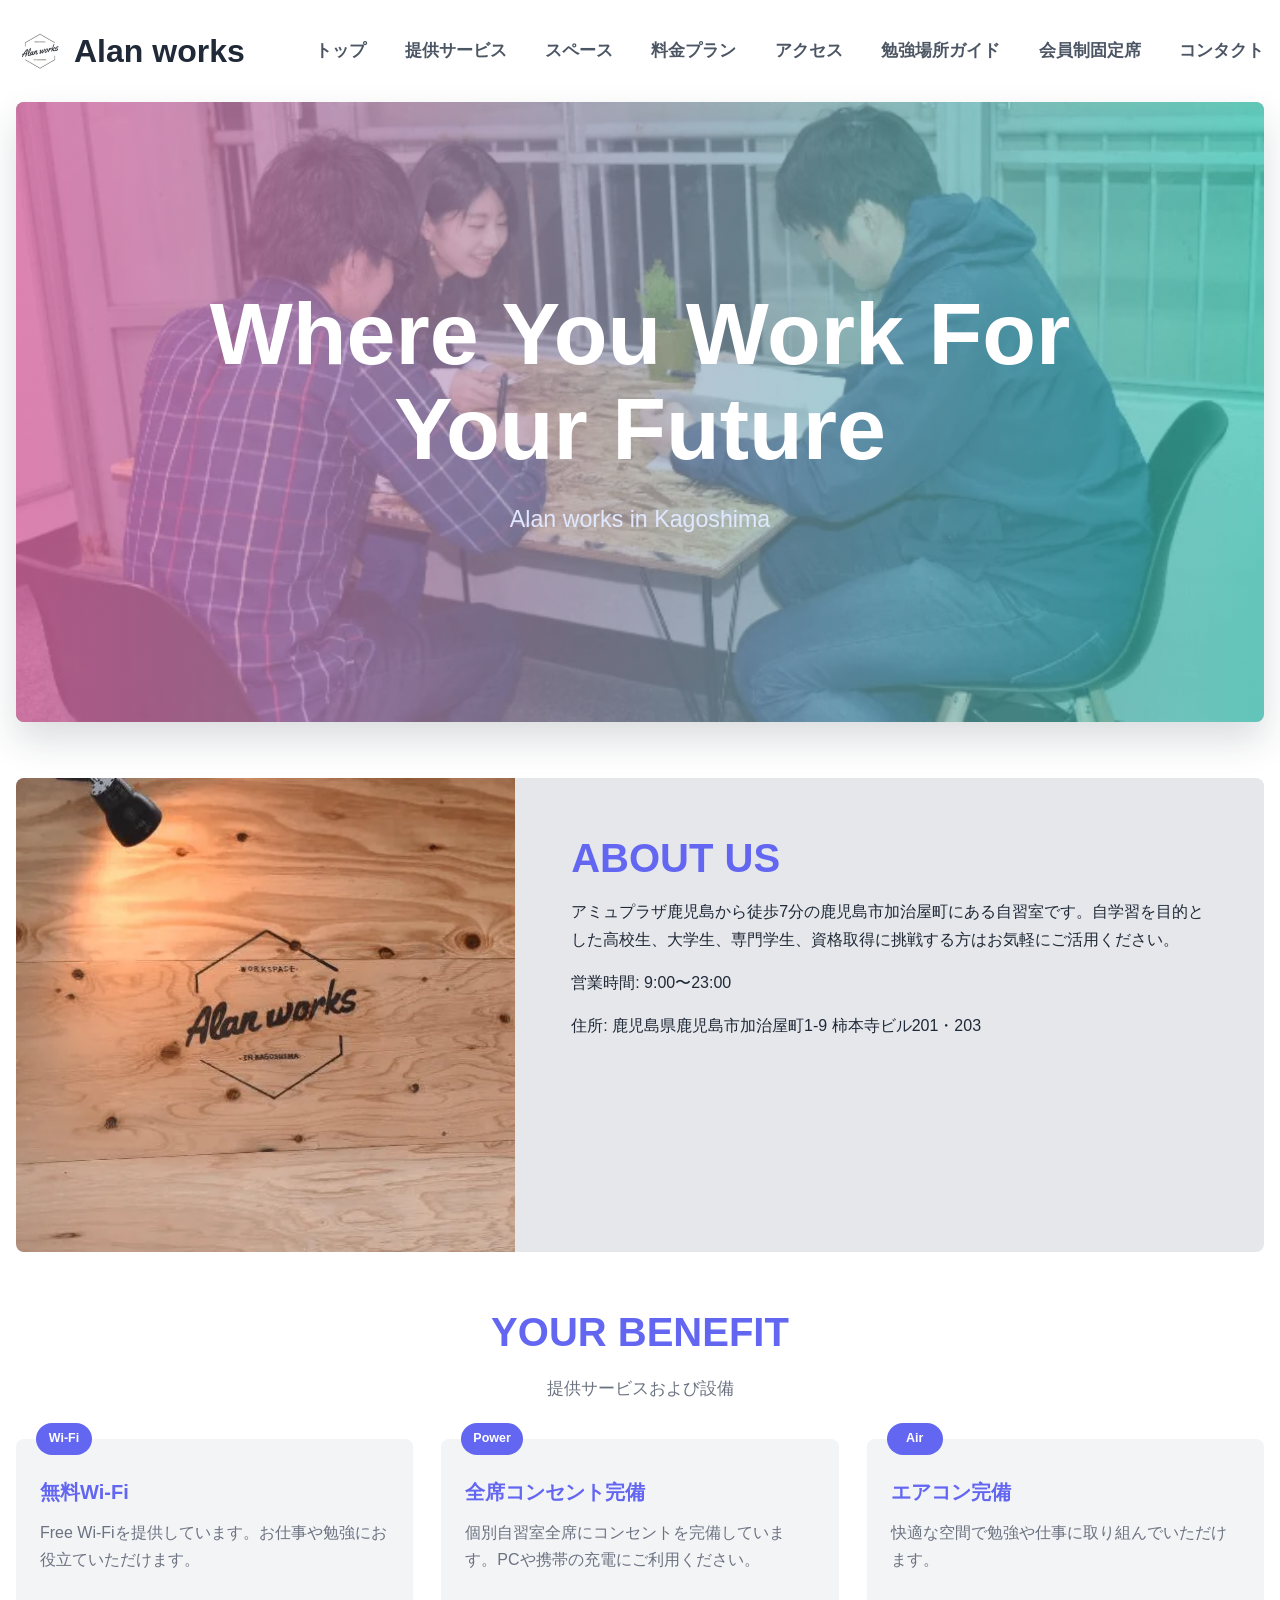
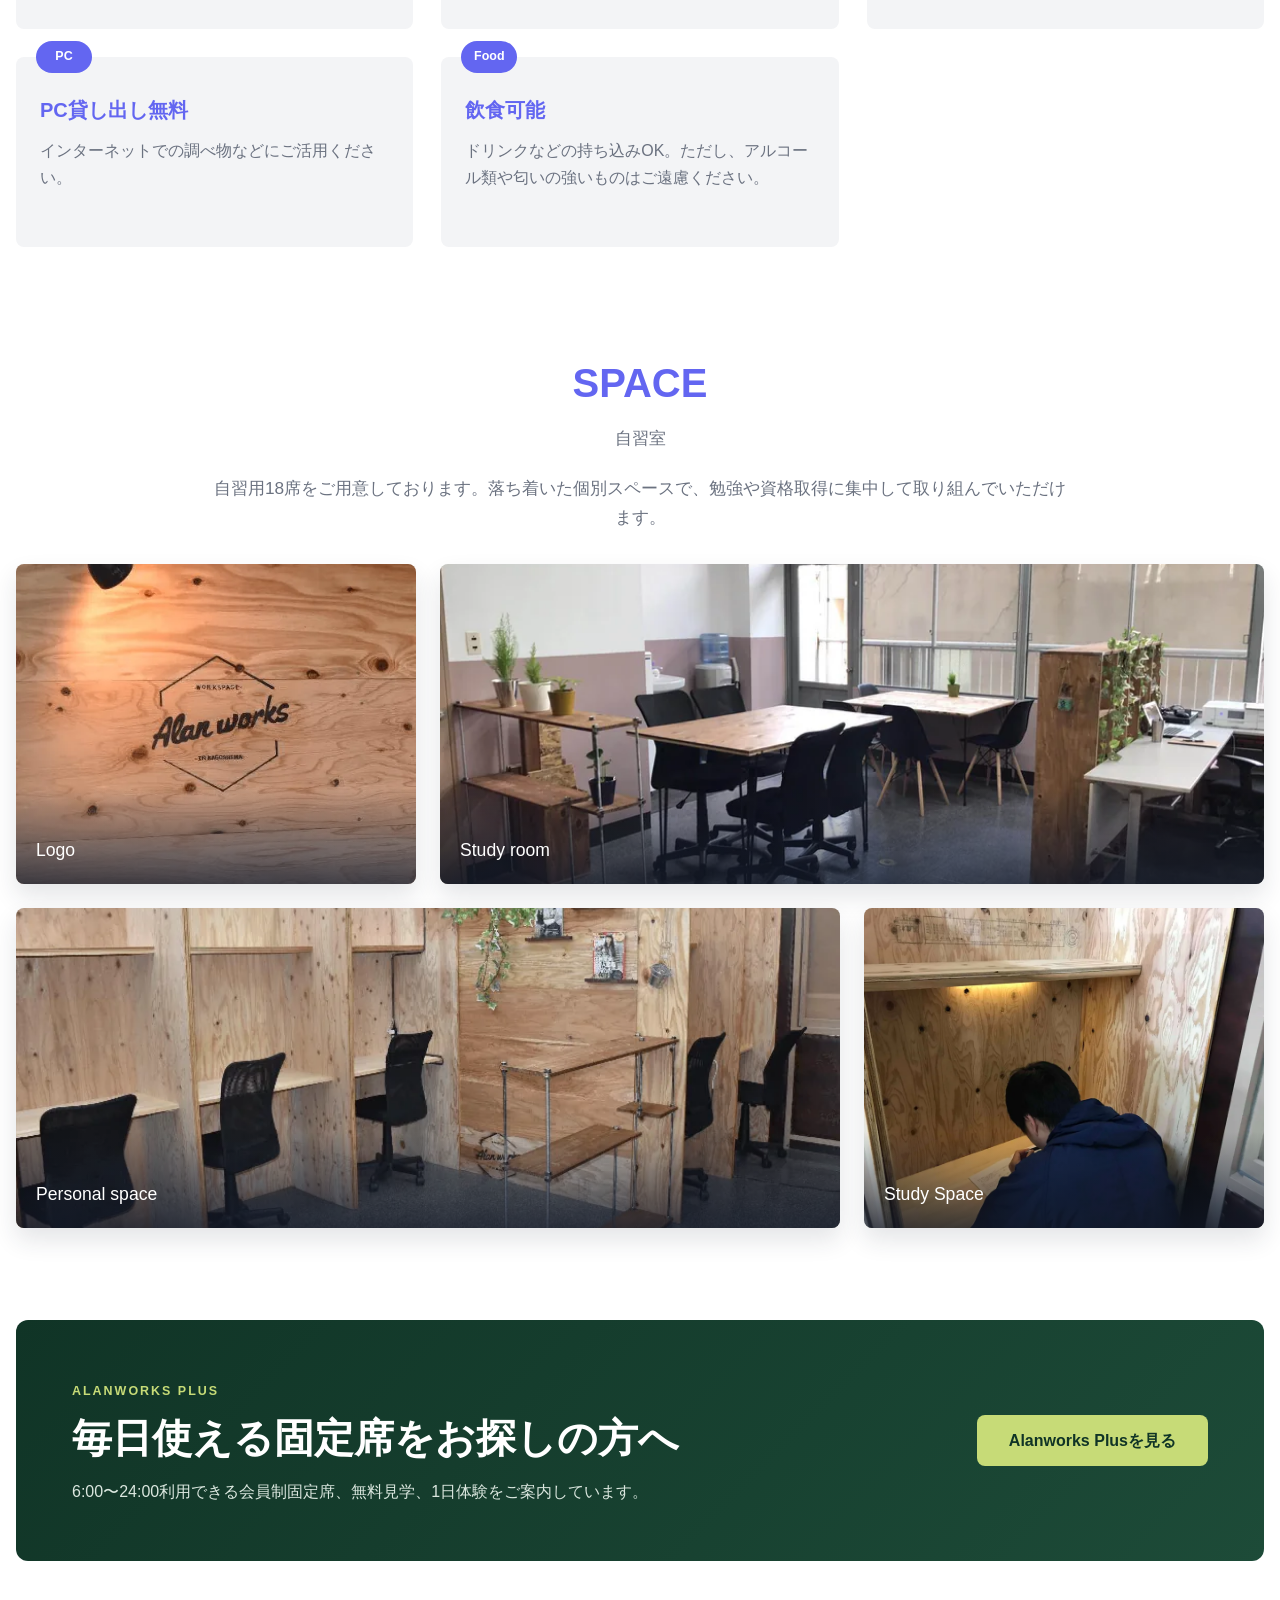
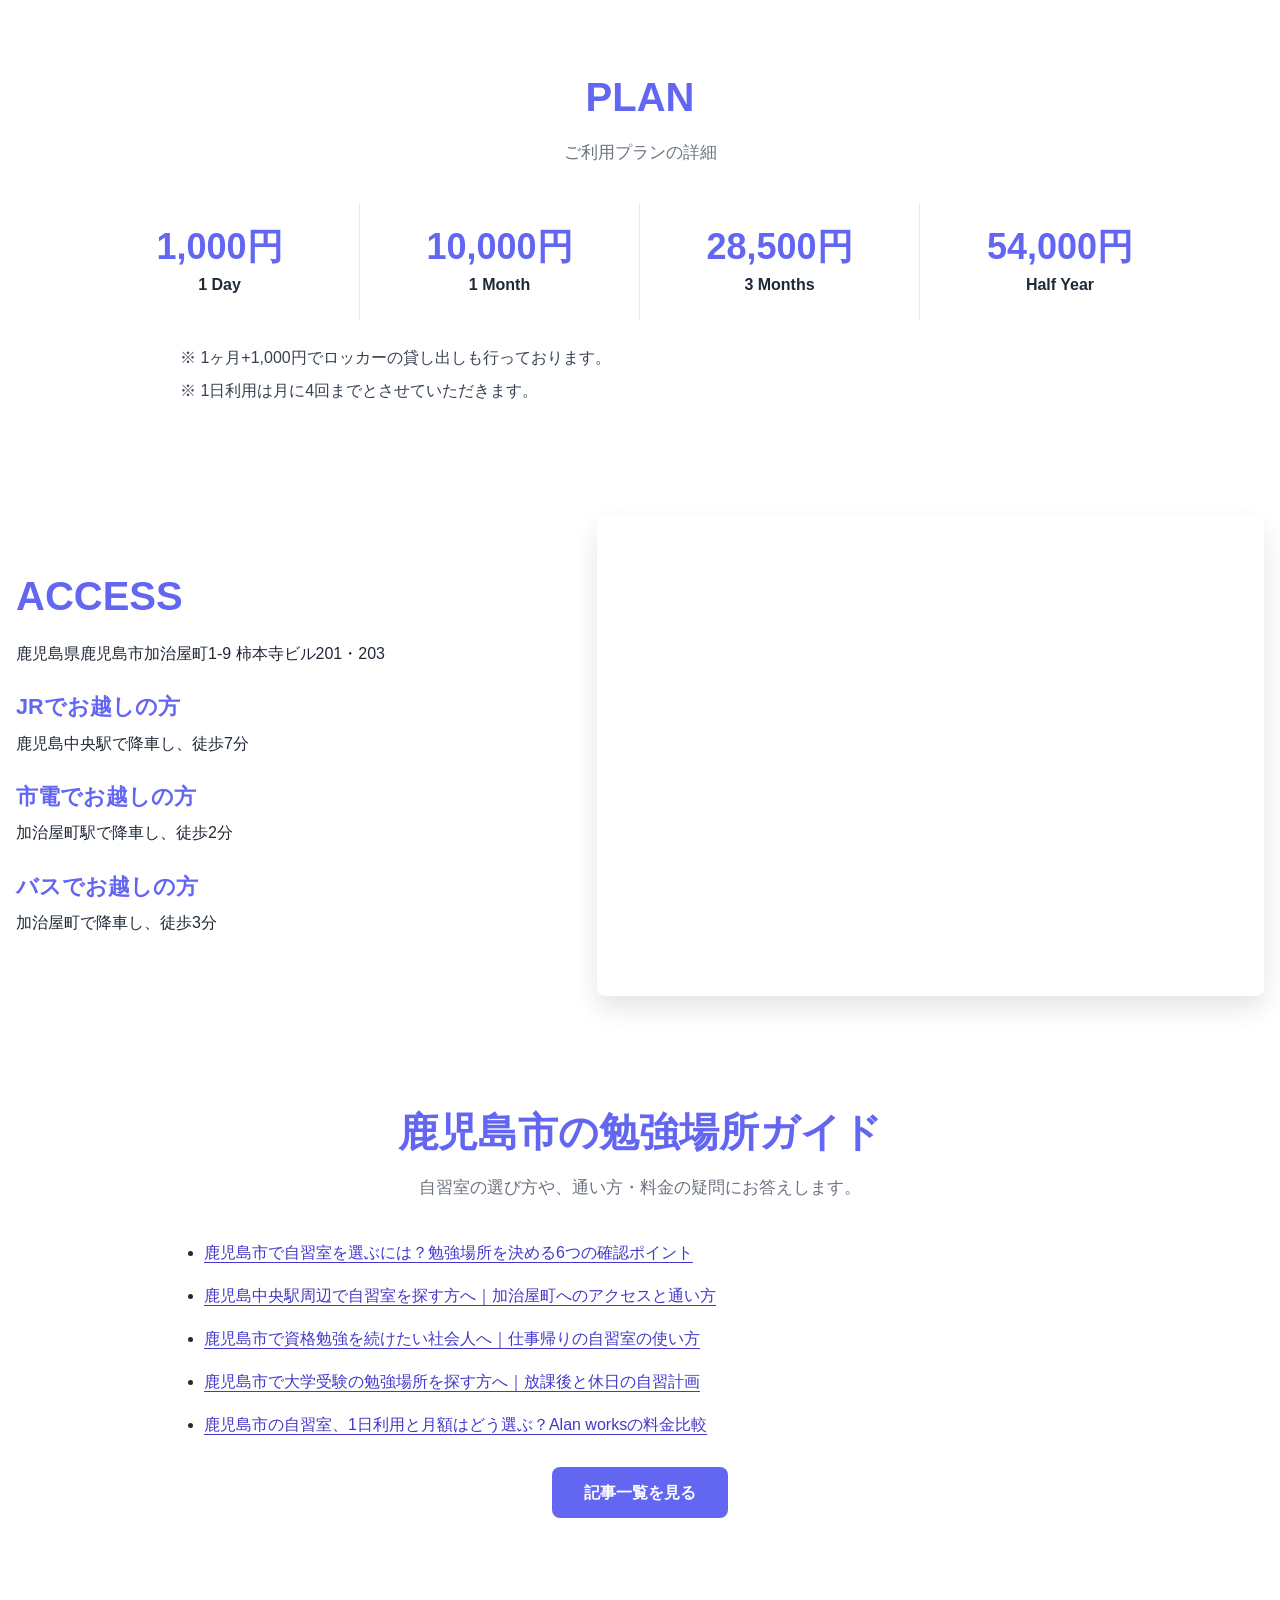
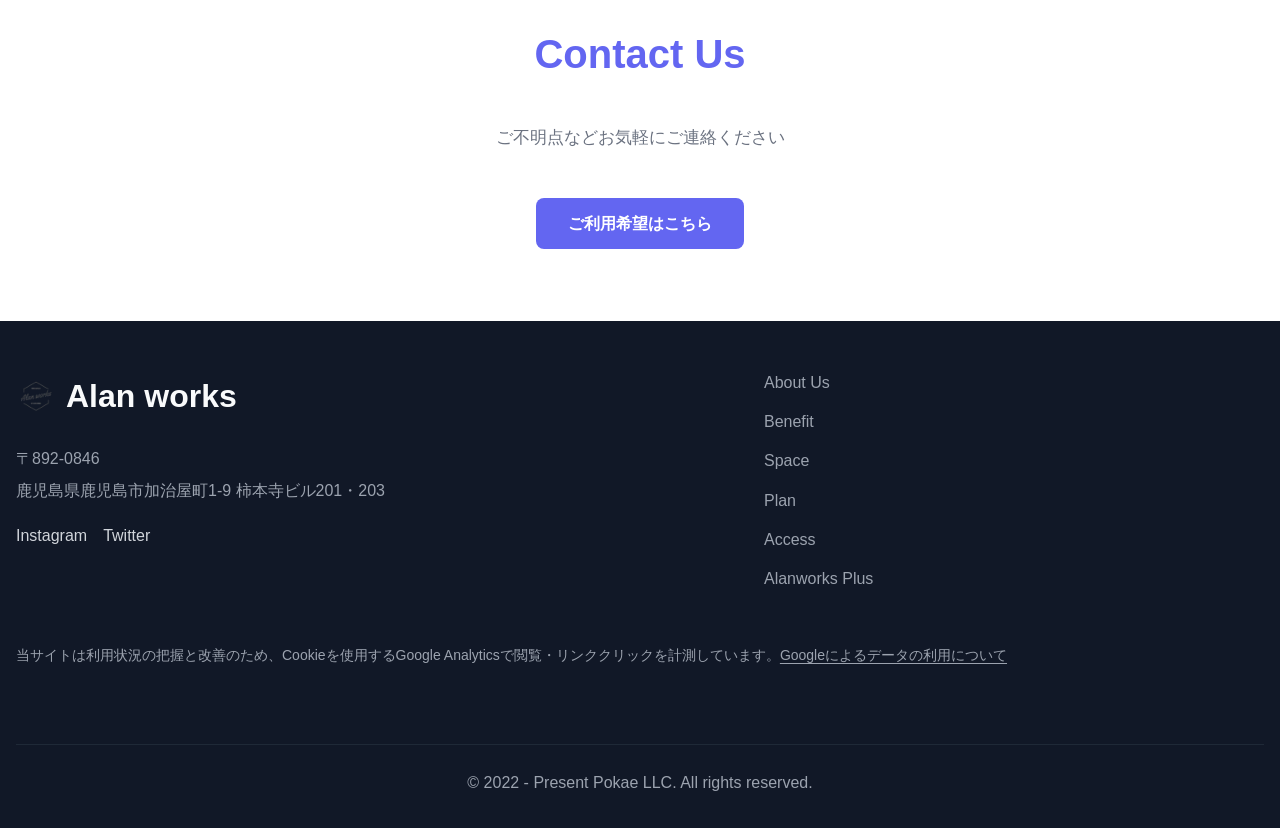
<file: index.html>
<!doctype html>
<html lang="ja">
  <head>
    <meta charset="utf-8" />
    <meta name="google-site-verification" content="XVuiCbcQ1tQSIufUS1kB5dXZgIPLScKrOdIlAeIvMlQ" />
    <meta name="viewport" content="width=device-width, initial-scale=1" />
    <title>Alan works | 鹿児島市加治屋町にある自習室</title>
    <meta
      name="description"
      content="アミュプラザ鹿児島から徒歩7分の鹿児島市加治屋町にある自習室です。自学習を目的とした学生の方、資格取得に挑戦する方はお気軽にご活用ください。"
    />
    <meta property="og:title" content="Alan works | 鹿児島市加治屋町にある自習室" />
    <meta
      property="og:description"
      content="鹿児島市加治屋町にある自習室。無料Wi-Fi、全席コンセント、PC貸し出しなどを備えています。"
    />
    <meta property="og:type" content="website" />
    <meta property="og:url" content="https://alan-works.net/" />
    <meta property="og:site_name" content="Alan works" />
    <meta property="og:locale" content="ja_JP" />
    <meta property="og:image" content="https://alan-works.net/assets/kagoshima-study-top-1600.webp" />
    <meta property="og:image:width" content="1600" />
    <meta property="og:image:height" content="694" />
    <meta name="twitter:card" content="summary_large_image" />
    <link rel="canonical" href="https://alan-works.net/" />
    <link rel="icon" href="assets/logo.png" />
    <link rel="stylesheet" href="styles.css" />
    <script type="application/ld+json">
      {
        "@context": "https://schema.org",
        "@type": "LocalBusiness",
        "name": "Alan works",
        "url": "https://alan-works.net/",
        "image": "https://alan-works.net/assets/kagoshima-study-top-1600.webp",
        "address": {
          "@type": "PostalAddress",
          "postalCode": "892-0846",
          "addressRegion": "鹿児島県",
          "addressLocality": "鹿児島市",
          "streetAddress": "加治屋町1-9 柿本寺ビル201・203",
          "addressCountry": "JP"
        },
        "openingHours": "Mo-Su 09:00-23:00",
        "sameAs": [
          "https://www.instagram.com/alan_works01",
          "https://twitter.com/workspace_alan",
          "https://plus.alan-works.net/"
        ]
      }
    </script>
  </head>
  <body>
    <header class="site-header">
      <a class="brand" href="#top" aria-label="Alan works トップ">
        <picture><source srcset="assets/logo-96.webp" type="image/webp" /><img src="assets/logo.png" alt="" width="500" height="500" /></picture>
        <span>Alan works</span>
      </a>
      <nav class="nav" aria-label="メインメニュー">
        <a href="#top">トップ</a>
        <a href="#benefit">提供サービス</a>
        <a href="#space">スペース</a>
        <a href="#plan">料金プラン</a>
        <a href="#access">アクセス</a>
        <a href="/articles/">勉強場所ガイド</a>
        <a href="https://plus.alan-works.net/" data-analytics-event="plus_click" data-analytics-destination="header">会員制固定席</a>
        <a href="https://line.me/R/ti/p/@853xtldq?oat__id=674255" data-analytics-event="line_click" data-analytics-destination="header">コンタクト</a>
      </nav>
    </header>

    <main id="top">
      <section class="hero" aria-label="Alan works">
        <picture>
          <source srcset="assets/kagoshima-study-top-800.webp 800w, assets/kagoshima-study-top-1600.webp 1600w" sizes="(max-width: 900px) calc(100vw - 32px), 1536px" type="image/webp" />
          <img src="assets/kagoshima-study-top.png" alt="Alan worksの自習スペース" width="1620" height="703" fetchpriority="high" decoding="async" />
        </picture>
        <div class="hero__overlay"></div>
        <div class="hero__content">
          <h1>Where You Work For Your Future</h1>
          <p>Alan works in Kagoshima</p>
        </div>
      </section>

      <section class="section about" id="about">
        <div class="about__image">
          <picture><source srcset="assets/kagoshima-logo-250.webp 250w, assets/kagoshima-logo-500.webp 500w" sizes="(max-width: 760px) 70vw, 40vw" type="image/webp" /><img src="assets/kagoshima-logo.png" alt="Alan works ロゴ" width="494" height="469" loading="lazy" decoding="async" /></picture>
        </div>
        <div class="about__text">
          <h2>ABOUT US</h2>
          <p>
            アミュプラザ鹿児島から徒歩7分の鹿児島市加治屋町にある自習室です。自学習を目的とした高校生、大学生、専門学生、資格取得に挑戦する方はお気軽にご活用ください。
          </p>
          <p>営業時間: 9:00〜23:00</p>
          <p>住所: 鹿児島県鹿児島市加治屋町1-9 柿本寺ビル201・203</p>
        </div>
      </section>

      <section class="section" id="benefit">
        <div class="section-heading">
          <h2>YOUR BENEFIT</h2>
          <p>提供サービスおよび設備</p>
        </div>
        <div class="benefit-grid">
          <article>
            <span>Wi-Fi</span>
            <h3>無料Wi-Fi</h3>
            <p>Free Wi-Fiを提供しています。お仕事や勉強にお役立ていただけます。</p>
          </article>
          <article>
            <span>Power</span>
            <h3>全席コンセント完備</h3>
            <p>個別自習室全席にコンセントを完備しています。PCや携帯の充電にご利用ください。</p>
          </article>
          <article>
            <span>Air</span>
            <h3>エアコン完備</h3>
            <p>快適な空間で勉強や仕事に取り組んでいただけます。</p>
          </article>
          <article>
            <span>PC</span>
            <h3>PC貸し出し無料</h3>
            <p>インターネットでの調べ物などにご活用ください。</p>
          </article>
          <article>
            <span>Food</span>
            <h3>飲食可能</h3>
            <p>ドリンクなどの持ち込みOK。ただし、アルコール類や匂いの強いものはご遠慮ください。</p>
          </article>
        </div>
      </section>

      <section class="section" id="space">
        <div class="section-heading">
          <h2>SPACE</h2>
          <p>自習室</p>
        </div>
        <p class="lead">
          自習用18席をご用意しております。落ち着いた個別スペースで、勉強や資格取得に集中して取り組んでいただけます。
        </p>
        <div class="gallery">
          <figure>
            <picture><source srcset="assets/kagoshima-logo-250.webp 250w, assets/kagoshima-logo-500.webp 500w" sizes="(max-width: 760px) 100vw, 40vw" type="image/webp" /><img src="assets/kagoshima-logo.png" alt="Alan works Logo" width="494" height="469" loading="lazy" decoding="async" /></picture>
            <figcaption>Logo</figcaption>
          </figure>
          <figure class="wide">
            <picture><source srcset="assets/img1-800.webp 800w, assets/img1-1600.webp 1600w" sizes="(max-width: 760px) 100vw, 60vw" type="image/webp" /><img src="assets/img1.jpeg" alt="自習スペース" width="1920" height="1080" loading="lazy" decoding="async" /></picture>
            <figcaption>Study room</figcaption>
          </figure>
          <figure class="wide">
            <picture><source srcset="assets/desk-chair-kagoshima-800.webp 800w, assets/desk-chair-kagoshima-1600.webp 1600w" sizes="(max-width: 760px) 100vw, 60vw" type="image/webp" /><img src="assets/desk-chair-kagoshima.png" alt="自習用個室" width="1606" height="803" loading="lazy" decoding="async" /></picture>
            <figcaption>Personal space</figcaption>
          </figure>
          <figure>
            <picture><source srcset="assets/top3-480.webp 480w, assets/top3-960.webp 960w" sizes="(max-width: 760px) 100vw, 40vw" type="image/webp" /><img src="assets/top3.jpeg" alt="ワーキングスペース" width="4032" height="3024" loading="lazy" decoding="async" /></picture>
            <figcaption>Study Space</figcaption>
          </figure>
        </div>
      </section>

      <section class="section plus-cta" aria-labelledby="plus-title">
        <div>
          <span class="plus-cta__label">ALANWORKS PLUS</span>
          <h2 id="plus-title">毎日使える固定席をお探しの方へ</h2>
          <p>6:00〜24:00利用できる会員制固定席、無料見学、1日体験をご案内しています。</p>
        </div>
        <a class="button" href="https://plus.alan-works.net/" data-analytics-event="plus_click" data-analytics-destination="main">Alanworks Plusを見る</a>
      </section>

      <section class="section plan" id="plan">
        <div class="section-heading">
          <h2>PLAN</h2>
          <p>ご利用プランの詳細</p>
        </div>
        <div class="plan-grid">
          <div>
            <strong>1,000円</strong>
            <span>1 Day</span>
          </div>
          <div>
            <strong>10,000円</strong>
            <span>1 Month</span>
          </div>
          <div>
            <strong>28,500円</strong>
            <span>3 Months</span>
          </div>
          <div>
            <strong>54,000円</strong>
            <span>Half Year</span>
          </div>
        </div>
        <p class="note">※ 1ヶ月+1,000円でロッカーの貸し出しも行っております。</p>
        <p class="note">※ 1日利用は月に4回までとさせていただきます。</p>
      </section>

      <section class="section access" id="access">
        <div class="access__text">
          <h2>ACCESS</h2>
          <p>鹿児島県鹿児島市加治屋町1-9 柿本寺ビル201・203</p>
          <h3>JRでお越しの方</h3>
          <p>鹿児島中央駅で降車し、徒歩7分</p>
          <h3>市電でお越しの方</h3>
          <p>加治屋町駅で降車し、徒歩2分</p>
          <h3>バスでお越しの方</h3>
          <p>加治屋町で降車し、徒歩3分</p>
        </div>
        <iframe
          title="Alan works Google Map"
          src="https://www.google.com/maps/embed?pb=!1m14!1m8!1m3!1d27189.718083937405!2d130.547658!3d31.586869!3m2!1i1024!2i768!4f13.1!3m3!1m2!1s0x0%3A0x875ab74a80f681d8!2zQWxhbiBXb3JrcyDpub_lhZDls7Yg5pyI6aGN5Yi26Ieq57-S5a6k!5e0!3m2!1sja!2sus!4v1652593795577!5m2!1sja!2sus"
          loading="lazy"
        ></iframe>
      </section>

      <section class="section study-guides" aria-labelledby="study-guides-title"><div class="section-heading"><h2 id="study-guides-title">鹿児島市の勉強場所ガイド</h2><p>自習室の選び方や、通い方・料金の疑問にお答えします。</p></div><ul><li><a href="/articles/kagoshima-study-room-guide/">鹿児島市で自習室を選ぶには？勉強場所を決める6つの確認ポイント</a></li><li><a href="/articles/kagoshima-chuo-study-room/">鹿児島中央駅周辺で自習室を探す方へ｜加治屋町へのアクセスと通い方</a></li><li><a href="/articles/kagoshima-qualification-study/">鹿児島市で資格勉強を続けたい社会人へ｜仕事帰りの自習室の使い方</a></li><li><a href="/articles/kagoshima-university-exam-study/">鹿児島市で大学受験の勉強場所を探す方へ｜放課後と休日の自習計画</a></li><li><a href="/articles/kagoshima-study-room-price/">鹿児島市の自習室、1日利用と月額はどう選ぶ？Alan worksの料金比較</a></li></ul><a class="button" href="/articles/">記事一覧を見る</a></section>

      <section class="contact">
        <h2>Contact Us</h2>
        <p>ご不明点などお気軽にご連絡ください</p>
        <a class="button" href="https://line.me/R/ti/p/@853xtldq?oat__id=674255" data-analytics-event="line_click" data-analytics-destination="contact">ご利用希望はこちら</a>
      </section>
    </main>

    <footer class="footer">
      <div>
        <a class="brand brand--footer" href="#top">
          <picture><source srcset="assets/logo-clear2-96.webp" type="image/webp" /><img src="assets/logo-clear2.png" alt="" width="500" height="500" loading="lazy" decoding="async" /></picture>
          <span>Alan works</span>
        </a>
        <p>〒892-0846</p>
        <p>鹿児島県鹿児島市加治屋町1-9 柿本寺ビル201・203</p>
        <div class="social">
          <a href="https://www.instagram.com/alan_works01">Instagram</a>
          <a href="https://twitter.com/workspace_alan">Twitter</a>
        </div>
      </div>
      <nav>
        <a href="#about">About Us</a>
        <a href="#benefit">Benefit</a>
        <a href="#space">Space</a>
        <a href="#plan">Plan</a>
        <a href="#access">Access</a>
        <a href="https://plus.alan-works.net/" data-analytics-event="plus_click" data-analytics-destination="footer">Alanworks Plus</a>
      </nav>
      <p class="analytics-notice">当サイトは利用状況の把握と改善のため、Cookieを使用するGoogle Analyticsで閲覧・リンククリックを計測しています。<a href="https://policies.google.com/technologies/partner-sites?hl=ja">Googleによるデータの利用について</a></p><p class="copyright">© 2022 - Present Pokae LLC. All rights reserved.</p>
    </footer>
    <script defer src="assets/analytics.js" data-ga-id="G-P9EVTXMH6V"></script>
  </body>
</html>
</file>
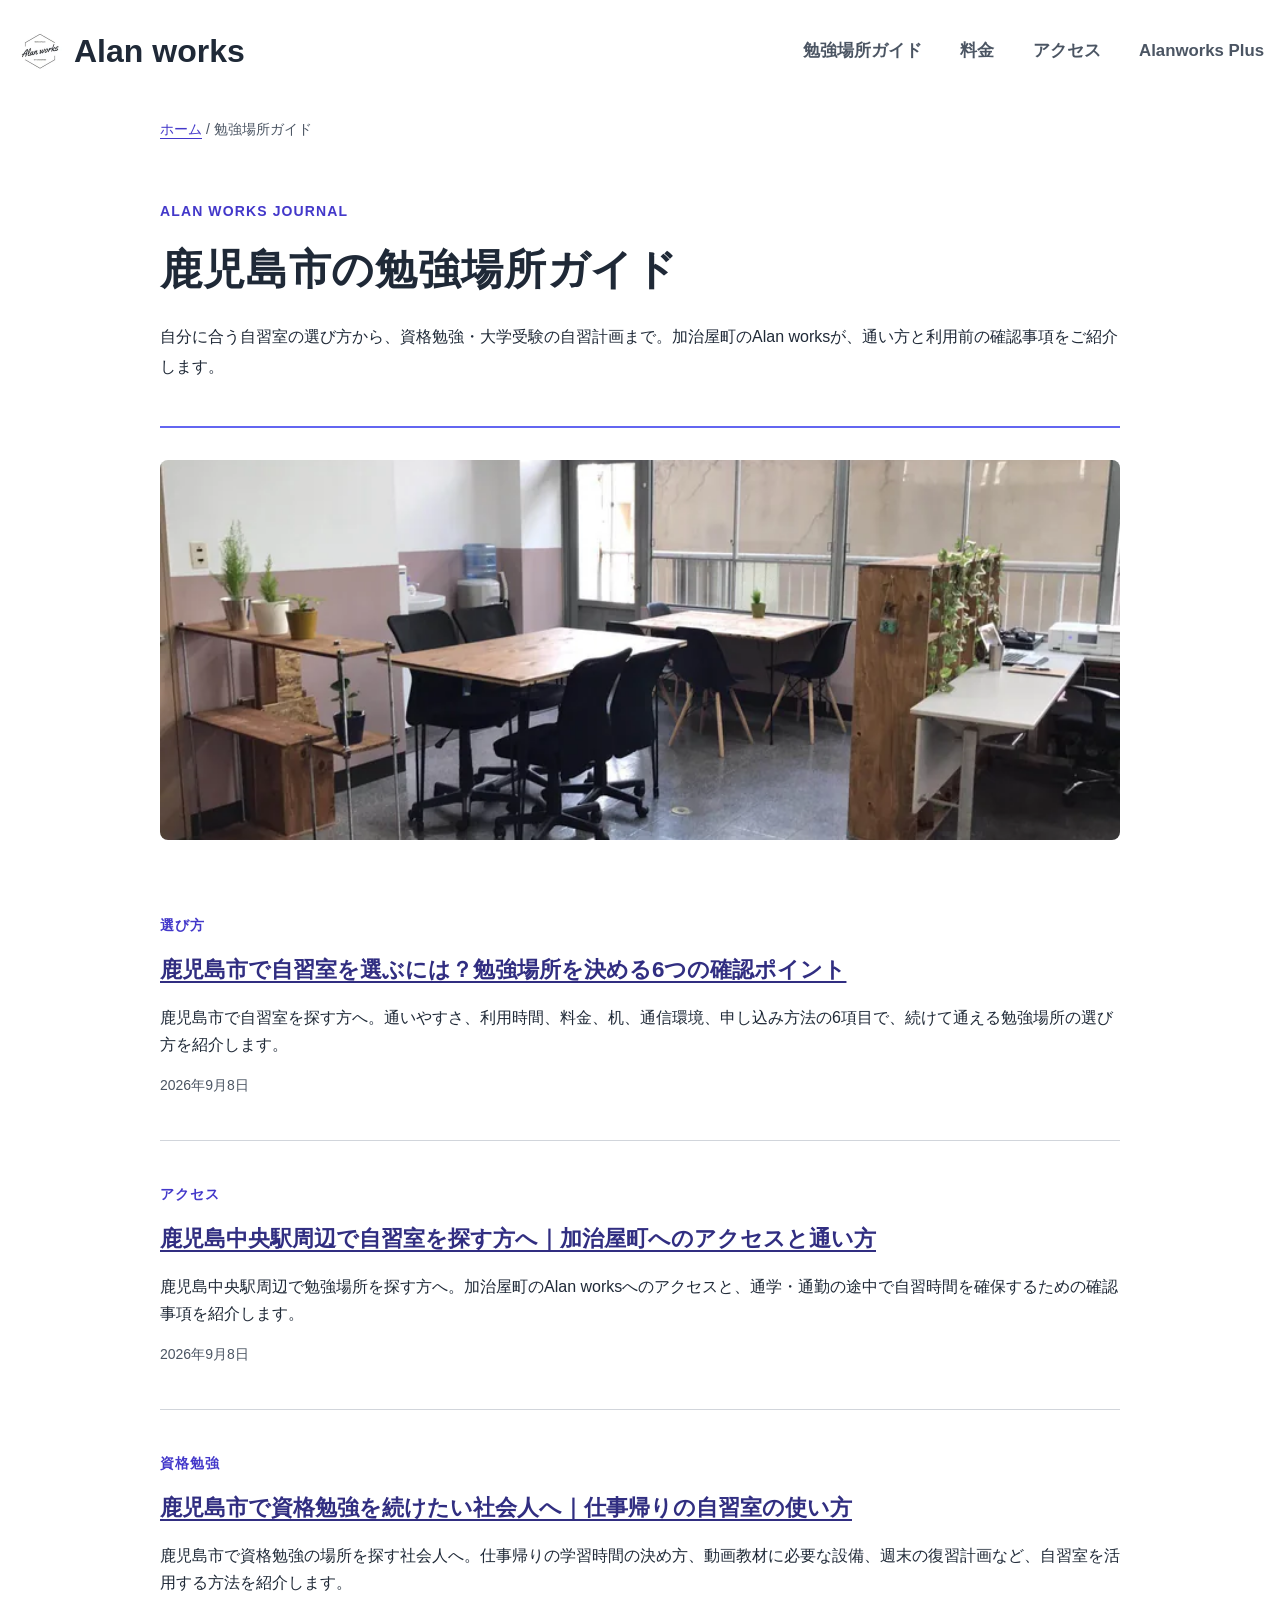
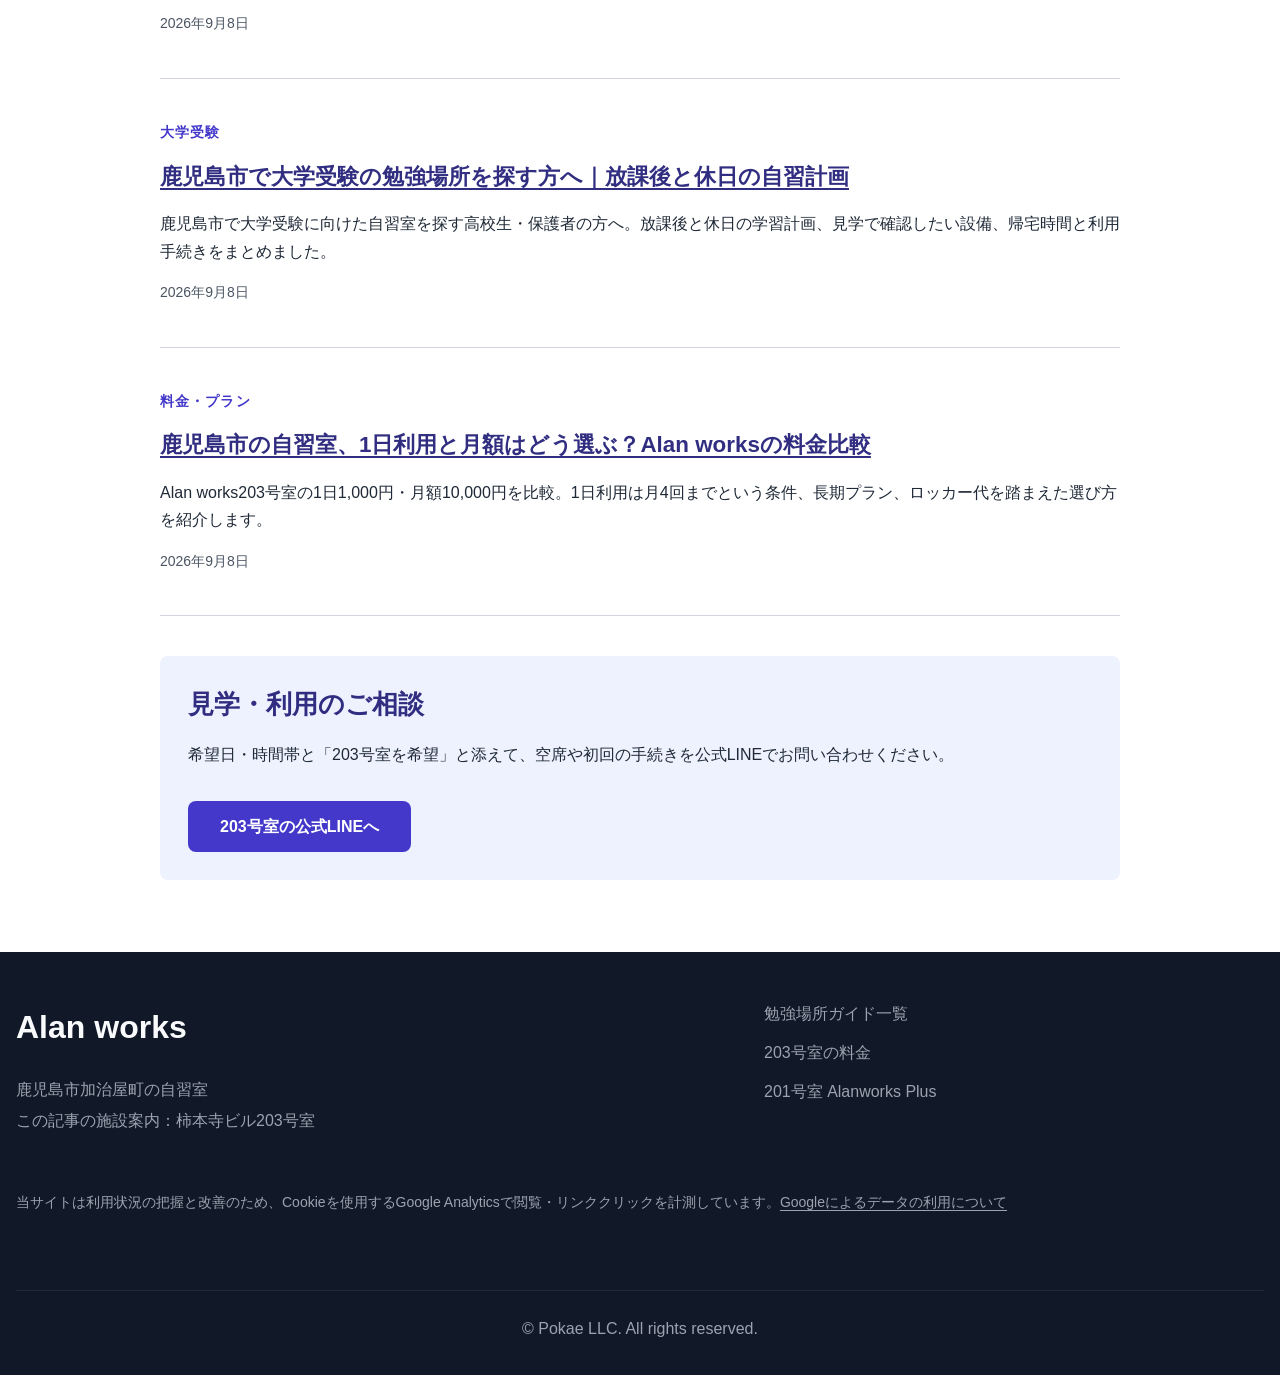
<file: articles/index.html>
<!doctype html>
<html lang="ja"><head><meta charset="utf-8"><meta name="viewport" content="width=device-width, initial-scale=1"><title>鹿児島市の勉強場所ガイド | Alan works</title><meta name="description" content="鹿児島市で自習室を探す方へ。Alan worksが、施設選び、鹿児島中央駅からのアクセス、資格勉強、大学受験、料金プランを5本の記事で解説します。"><link rel="canonical" href="https://alan-works.net/articles/"><meta property="og:title" content="鹿児島市の勉強場所ガイド"><meta property="og:description" content="鹿児島市で自習室を探す方へ。Alan worksが、施設選び、鹿児島中央駅からのアクセス、資格勉強、大学受験、料金プランを5本の記事で解説します。"><meta property="og:url" content="https://alan-works.net/articles/"><meta property="og:type" content="website"><meta property="og:site_name" content="Alan works"><meta property="og:locale" content="ja_JP"><link rel="icon" href="/assets/logo-96.webp"><link rel="stylesheet" href="/styles.css"><link rel="stylesheet" href="/articles/articles.css"><script type="application/ld+json">{"@context": "https://schema.org", "@type": "CollectionPage", "name": "鹿児島市の勉強場所ガイド", "url": "https://alan-works.net/articles/", "mainEntity": {"@type": "ItemList", "itemListElement": [{"@type": "ListItem", "position": 1, "name": "鹿児島市で自習室を選ぶには？勉強場所を決める6つの確認ポイント", "url": "https://alan-works.net/articles/kagoshima-study-room-guide/"}, {"@type": "ListItem", "position": 2, "name": "鹿児島中央駅周辺で自習室を探す方へ｜加治屋町へのアクセスと通い方", "url": "https://alan-works.net/articles/kagoshima-chuo-study-room/"}, {"@type": "ListItem", "position": 3, "name": "鹿児島市で資格勉強を続けたい社会人へ｜仕事帰りの自習室の使い方", "url": "https://alan-works.net/articles/kagoshima-qualification-study/"}, {"@type": "ListItem", "position": 4, "name": "鹿児島市で大学受験の勉強場所を探す方へ｜放課後と休日の自習計画", "url": "https://alan-works.net/articles/kagoshima-university-exam-study/"}, {"@type": "ListItem", "position": 5, "name": "鹿児島市の自習室、1日利用と月額はどう選ぶ？Alan worksの料金比較", "url": "https://alan-works.net/articles/kagoshima-study-room-price/"}]}}</script></head><body class="article-page"><a class="skip-link" href="#main">本文へ移動</a><header class="site-header"><a class="brand" href="/"><img src="/assets/logo-96.webp" alt="" width="48" height="48"><span>Alan works</span></a><nav class="nav" aria-label="メインメニュー"><a href="/articles/">勉強場所ガイド</a><a href="/#plan">料金</a><a href="/#access">アクセス</a><a href="https://plus.alan-works.net/">Alanworks Plus</a></nav></header><main id="main" class="article-shell article-index"><nav class="breadcrumbs" aria-label="パンくず"><a href="/">ホーム</a><span aria-hidden="true"> / </span><span>勉強場所ガイド</span></nav><header class="article-heading"><p class="article-category">ALAN WORKS JOURNAL</p><h1>鹿児島市の勉強場所ガイド</h1><p>自分に合う自習室の選び方から、資格勉強・大学受験の自習計画まで。加治屋町のAlan worksが、通い方と利用前の確認事項をご紹介します。</p></header><img class="journal-image" src="/assets/img1-1600.webp" srcset="/assets/img1-800.webp 800w, /assets/img1-1600.webp 1600w" sizes="(max-width: 800px) calc(100vw - 32px), 960px" alt="Alan worksの自習スペース" width="1600" height="900"><ol class="article-list"><li><article><p class="article-category">選び方</p><h2><a href="/articles/kagoshima-study-room-guide/">鹿児島市で自習室を選ぶには？勉強場所を決める6つの確認ポイント</a></h2><p>鹿児島市で自習室を探す方へ。通いやすさ、利用時間、料金、机、通信環境、申し込み方法の6項目で、続けて通える勉強場所の選び方を紹介します。</p><p class="article-meta"><time datetime="2026-09-08">2026年9月8日</time></p></article></li><li><article><p class="article-category">アクセス</p><h2><a href="/articles/kagoshima-chuo-study-room/">鹿児島中央駅周辺で自習室を探す方へ｜加治屋町へのアクセスと通い方</a></h2><p>鹿児島中央駅周辺で勉強場所を探す方へ。加治屋町のAlan worksへのアクセスと、通学・通勤の途中で自習時間を確保するための確認事項を紹介します。</p><p class="article-meta"><time datetime="2026-09-08">2026年9月8日</time></p></article></li><li><article><p class="article-category">資格勉強</p><h2><a href="/articles/kagoshima-qualification-study/">鹿児島市で資格勉強を続けたい社会人へ｜仕事帰りの自習室の使い方</a></h2><p>鹿児島市で資格勉強の場所を探す社会人へ。仕事帰りの学習時間の決め方、動画教材に必要な設備、週末の復習計画など、自習室を活用する方法を紹介します。</p><p class="article-meta"><time datetime="2026-09-08">2026年9月8日</time></p></article></li><li><article><p class="article-category">大学受験</p><h2><a href="/articles/kagoshima-university-exam-study/">鹿児島市で大学受験の勉強場所を探す方へ｜放課後と休日の自習計画</a></h2><p>鹿児島市で大学受験に向けた自習室を探す高校生・保護者の方へ。放課後と休日の学習計画、見学で確認したい設備、帰宅時間と利用手続きをまとめました。</p><p class="article-meta"><time datetime="2026-09-08">2026年9月8日</time></p></article></li><li><article><p class="article-category">料金・プラン</p><h2><a href="/articles/kagoshima-study-room-price/">鹿児島市の自習室、1日利用と月額はどう選ぶ？Alan worksの料金比較</a></h2><p>Alan works203号室の1日1,000円・月額10,000円を比較。1日利用は月4回までという条件、長期プラン、ロッカー代を踏まえた選び方を紹介します。</p><p class="article-meta"><time datetime="2026-09-08">2026年9月8日</time></p></article></li></ol><aside class="article-cta" aria-label="お問い合わせ"><h2>見学・利用のご相談</h2><p>希望日・時間帯と「203号室を希望」と添えて、空席や初回の手続きを公式LINEでお問い合わせください。</p><a class="button" href="https://line.me/R/ti/p/@853xtldq?oat__id=674255" data-analytics-event="line_click" data-analytics-destination="article">203号室の公式LINEへ</a></aside></main><footer class="footer"><div><a class="brand brand--footer" href="/">Alan works</a><p>鹿児島市加治屋町の自習室</p><p>この記事の施設案内：柿本寺ビル203号室</p></div><nav aria-label="フッターメニュー"><a href="/articles/">勉強場所ガイド一覧</a><a href="/#plan">203号室の料金</a><a href="https://plus.alan-works.net/">201号室 Alanworks Plus</a></nav><p class="analytics-notice">当サイトは利用状況の把握と改善のため、Cookieを使用するGoogle Analyticsで閲覧・リンククリックを計測しています。<a href="https://policies.google.com/technologies/partner-sites?hl=ja">Googleによるデータの利用について</a></p><p class="copyright">© Pokae LLC. All rights reserved.</p></footer><script defer src="/assets/analytics.js" data-ga-id="G-P9EVTXMH6V"></script></body></html>
</file>
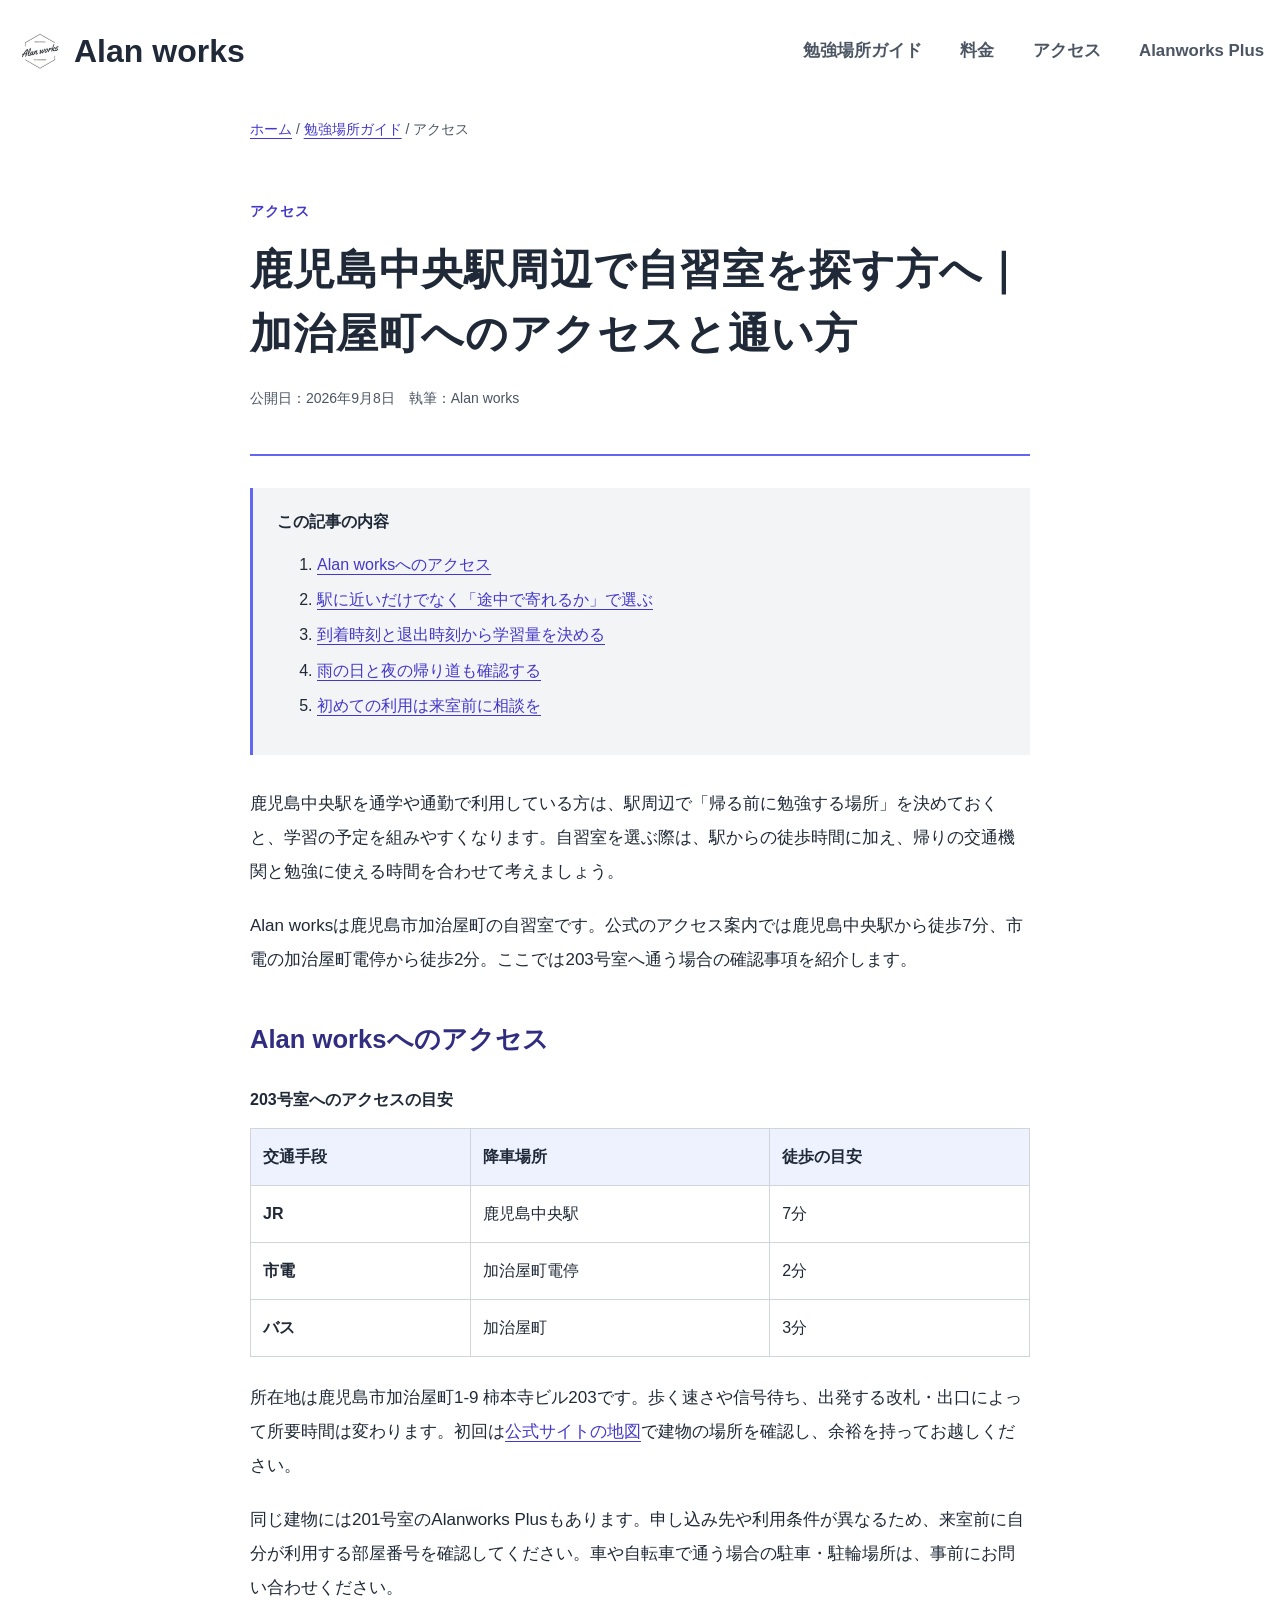
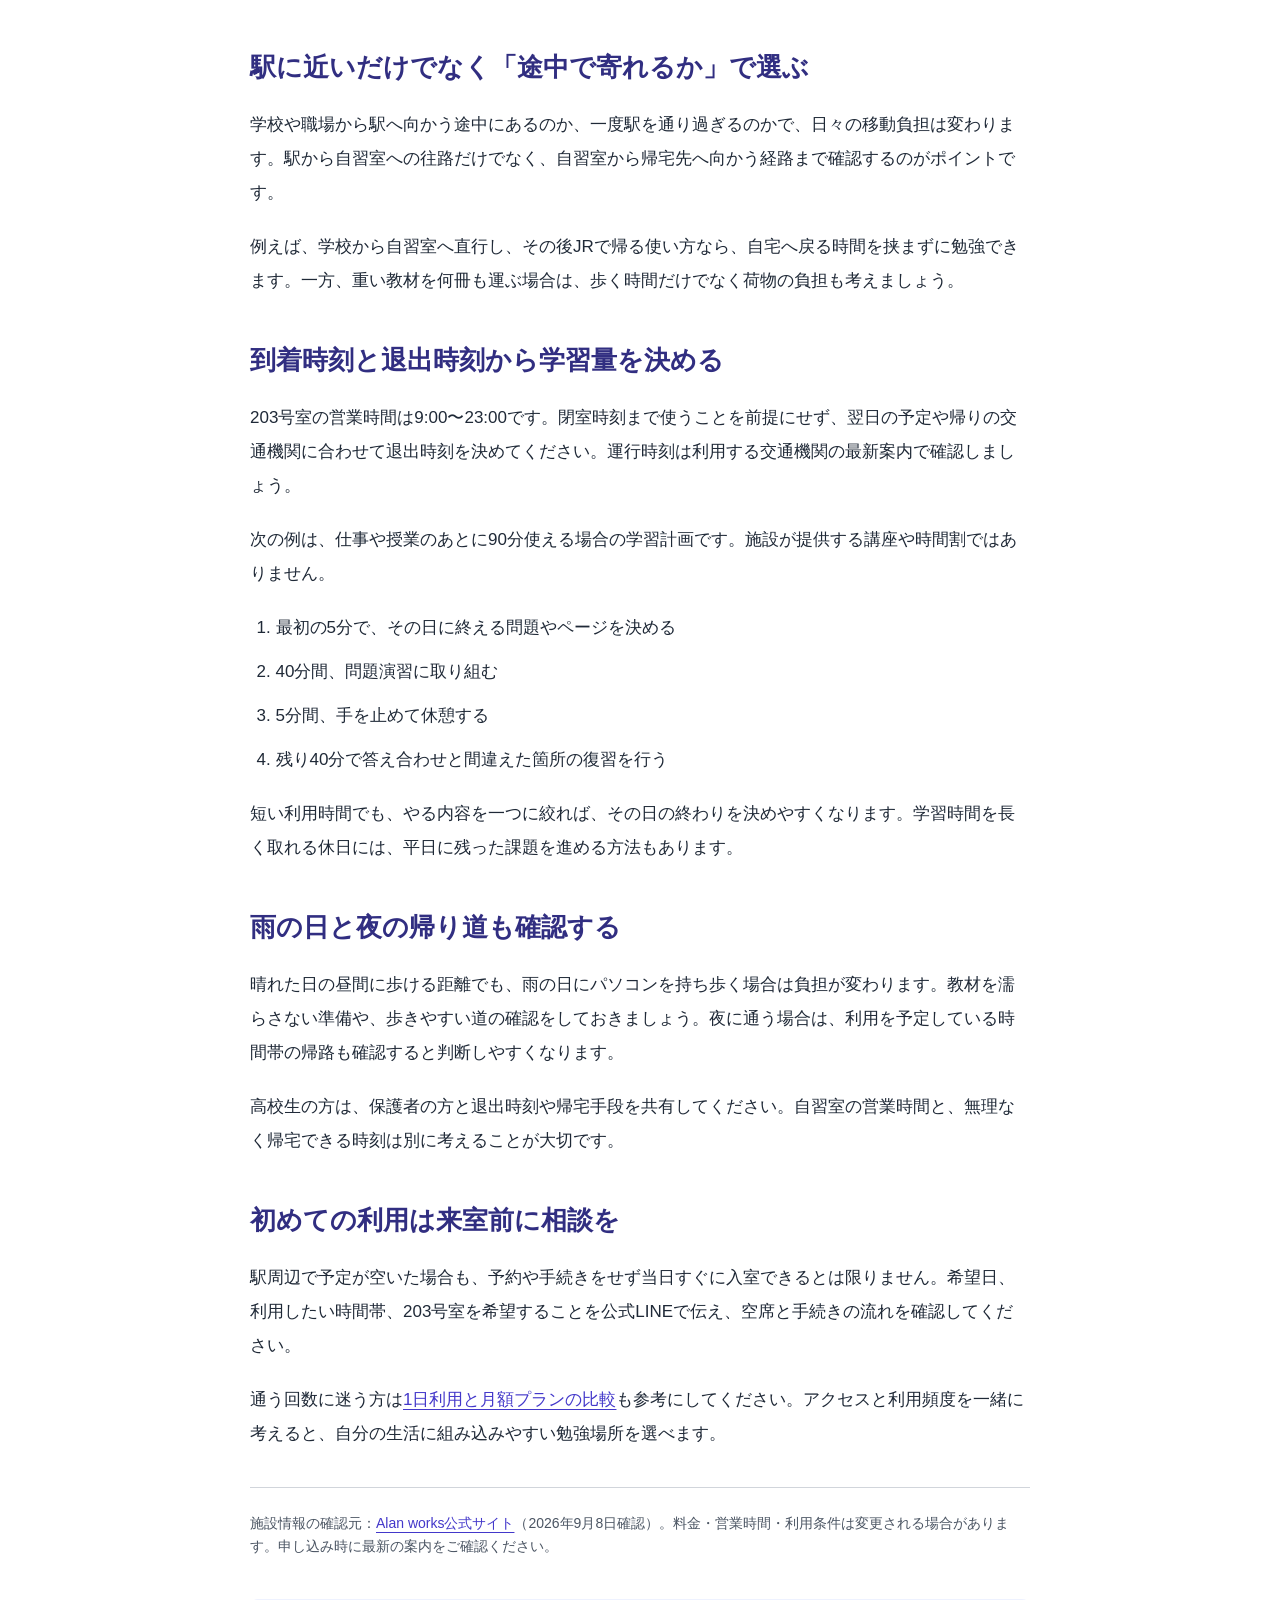
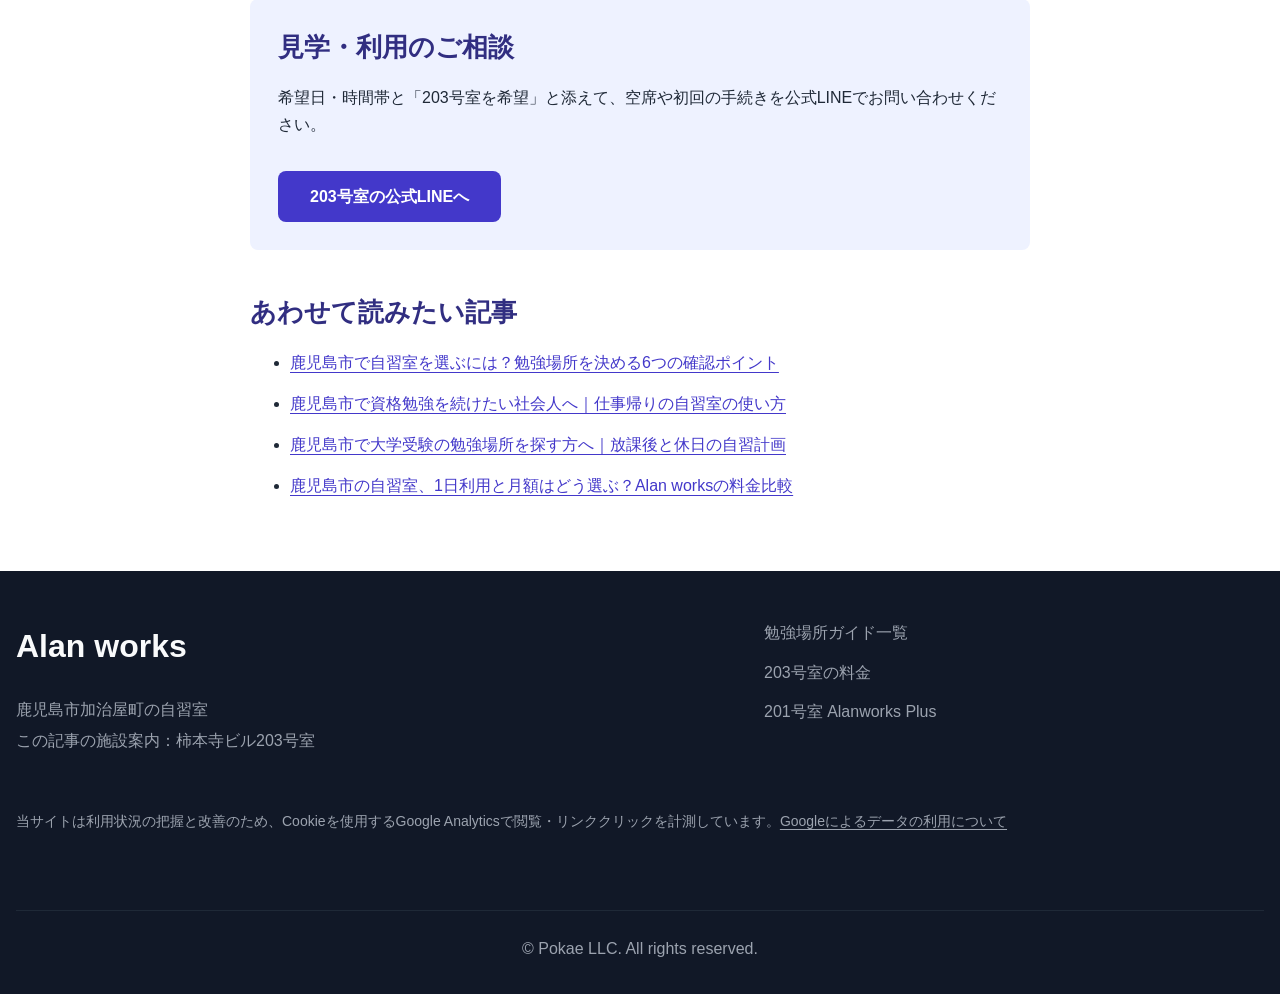
<file: articles/kagoshima-chuo-study-room/index.html>
<!doctype html>
<html lang="ja"><head><meta charset="utf-8"><meta name="viewport" content="width=device-width, initial-scale=1"><title>鹿児島中央駅周辺で自習室を探す方へ｜加治屋町へのアクセスと通い方 | Alan works</title><meta name="description" content="鹿児島中央駅周辺で勉強場所を探す方へ。加治屋町のAlan worksへのアクセスと、通学・通勤の途中で自習時間を確保するための確認事項を紹介します。"><link rel="canonical" href="https://alan-works.net/articles/kagoshima-chuo-study-room/"><meta property="og:title" content="鹿児島中央駅周辺で自習室を探す方へ｜加治屋町へのアクセスと通い方"><meta property="og:description" content="鹿児島中央駅周辺で勉強場所を探す方へ。加治屋町のAlan worksへのアクセスと、通学・通勤の途中で自習時間を確保するための確認事項を紹介します。"><meta property="og:url" content="https://alan-works.net/articles/kagoshima-chuo-study-room/"><meta property="og:type" content="article"><meta property="og:site_name" content="Alan works"><meta property="og:locale" content="ja_JP"><link rel="icon" href="/assets/logo-96.webp"><link rel="stylesheet" href="/styles.css"><link rel="stylesheet" href="/articles/articles.css"><script type="application/ld+json">{"@context": "https://schema.org", "@graph": [{"@type": "BlogPosting", "headline": "鹿児島中央駅周辺で自習室を探す方へ｜加治屋町へのアクセスと通い方", "description": "鹿児島中央駅周辺で勉強場所を探す方へ。加治屋町のAlan worksへのアクセスと、通学・通勤の途中で自習時間を確保するための確認事項を紹介します。", "url": "https://alan-works.net/articles/kagoshima-chuo-study-room/", "mainEntityOfPage": "https://alan-works.net/articles/kagoshima-chuo-study-room/", "datePublished": "2026-09-08T08:54:43+09:00", "dateModified": "2026-09-08T08:54:43+09:00", "inLanguage": "ja", "author": {"@type": "Organization", "name": "Alan works", "url": "https://alan-works.net/"}, "publisher": {"@type": "Organization", "name": "Alan works", "url": "https://alan-works.net/"}}, {"@type": "BreadcrumbList", "itemListElement": [{"@type": "ListItem", "position": 1, "name": "ホーム", "item": "https://alan-works.net/"}, {"@type": "ListItem", "position": 2, "name": "勉強場所ガイド", "item": "https://alan-works.net/articles/"}, {"@type": "ListItem", "position": 3, "name": "鹿児島中央駅周辺で自習室を探す方へ｜加治屋町へのアクセスと通い方", "item": "https://alan-works.net/articles/kagoshima-chuo-study-room/"}]}]}</script></head><body class="article-page"><a class="skip-link" href="#main">本文へ移動</a><header class="site-header"><a class="brand" href="/"><img src="/assets/logo-96.webp" alt="" width="48" height="48"><span>Alan works</span></a><nav class="nav" aria-label="メインメニュー"><a href="/articles/">勉強場所ガイド</a><a href="/#plan">料金</a><a href="/#access">アクセス</a><a href="https://plus.alan-works.net/">Alanworks Plus</a></nav></header><main id="main" class="article-shell"><nav class="breadcrumbs" aria-label="パンくず"><a href="/">ホーム</a><span aria-hidden="true"> / </span><a href="/articles/">勉強場所ガイド</a><span aria-hidden="true"> / </span><span>アクセス</span></nav><article><header class="article-heading"><p class="article-category">アクセス</p><h1>鹿児島中央駅周辺で自習室を探す方へ｜加治屋町へのアクセスと通い方</h1><p class="article-meta">公開日：<time datetime="2026-09-08">2026年9月8日</time>　執筆：Alan works</p></header><nav class="article-toc" aria-label="目次"><p>この記事の内容</p><ol><li><a href="#section-1">Alan worksへのアクセス</a></li><li><a href="#section-2">駅に近いだけでなく「途中で寄れるか」で選ぶ</a></li><li><a href="#section-3">到着時刻と退出時刻から学習量を決める</a></li><li><a href="#section-4">雨の日と夜の帰り道も確認する</a></li><li><a href="#section-5">初めての利用は来室前に相談を</a></li></ol></nav><div class="article-body">
<p>鹿児島中央駅を通学や通勤で利用している方は、駅周辺で「帰る前に勉強する場所」を決めておくと、学習の予定を組みやすくなります。自習室を選ぶ際は、駅からの徒歩時間に加え、帰りの交通機関と勉強に使える時間を合わせて考えましょう。</p>
<p>Alan worksは鹿児島市加治屋町の自習室です。公式のアクセス案内では鹿児島中央駅から徒歩7分、市電の加治屋町電停から徒歩2分。ここでは203号室へ通う場合の確認事項を紹介します。</p>
<h2 id="section-1">Alan worksへのアクセス</h2>
<div class="table-scroll"><table><caption>203号室へのアクセスの目安</caption><thead><tr><th scope="col">交通手段</th><th scope="col">降車場所</th><th scope="col">徒歩の目安</th></tr></thead><tbody><tr><th scope="row">JR</th><td>鹿児島中央駅</td><td>7分</td></tr><tr><th scope="row">市電</th><td>加治屋町電停</td><td>2分</td></tr><tr><th scope="row">バス</th><td>加治屋町</td><td>3分</td></tr></tbody></table></div>
<p>所在地は鹿児島市加治屋町1-9 柿本寺ビル203です。歩く速さや信号待ち、出発する改札・出口によって所要時間は変わります。初回は<a href="/#access">公式サイトの地図</a>で建物の場所を確認し、余裕を持ってお越しください。</p>
<p>同じ建物には201号室のAlanworks Plusもあります。申し込み先や利用条件が異なるため、来室前に自分が利用する部屋番号を確認してください。車や自転車で通う場合の駐車・駐輪場所は、事前にお問い合わせください。</p>
<h2 id="section-2">駅に近いだけでなく「途中で寄れるか」で選ぶ</h2>
<p>学校や職場から駅へ向かう途中にあるのか、一度駅を通り過ぎるのかで、日々の移動負担は変わります。駅から自習室への往路だけでなく、自習室から帰宅先へ向かう経路まで確認するのがポイントです。</p>
<p>例えば、学校から自習室へ直行し、その後JRで帰る使い方なら、自宅へ戻る時間を挟まずに勉強できます。一方、重い教材を何冊も運ぶ場合は、歩く時間だけでなく荷物の負担も考えましょう。</p>
<h2 id="section-3">到着時刻と退出時刻から学習量を決める</h2>
<p>203号室の営業時間は9:00〜23:00です。閉室時刻まで使うことを前提にせず、翌日の予定や帰りの交通機関に合わせて退出時刻を決めてください。運行時刻は利用する交通機関の最新案内で確認しましょう。</p>
<p>次の例は、仕事や授業のあとに90分使える場合の学習計画です。施設が提供する講座や時間割ではありません。</p>
<ol><li>最初の5分で、その日に終える問題やページを決める</li><li>40分間、問題演習に取り組む</li><li>5分間、手を止めて休憩する</li><li>残り40分で答え合わせと間違えた箇所の復習を行う</li></ol>
<p>短い利用時間でも、やる内容を一つに絞れば、その日の終わりを決めやすくなります。学習時間を長く取れる休日には、平日に残った課題を進める方法もあります。</p>
<h2 id="section-4">雨の日と夜の帰り道も確認する</h2>
<p>晴れた日の昼間に歩ける距離でも、雨の日にパソコンを持ち歩く場合は負担が変わります。教材を濡らさない準備や、歩きやすい道の確認をしておきましょう。夜に通う場合は、利用を予定している時間帯の帰路も確認すると判断しやすくなります。</p>
<p>高校生の方は、保護者の方と退出時刻や帰宅手段を共有してください。自習室の営業時間と、無理なく帰宅できる時刻は別に考えることが大切です。</p>
<h2 id="section-5">初めての利用は来室前に相談を</h2>
<p>駅周辺で予定が空いた場合も、予約や手続きをせず当日すぐに入室できるとは限りません。希望日、利用したい時間帯、203号室を希望することを公式LINEで伝え、空席と手続きの流れを確認してください。</p>
<p>通う回数に迷う方は<a href="/articles/kagoshima-study-room-price/">1日利用と月額プランの比較</a>も参考にしてください。アクセスと利用頻度を一緒に考えると、自分の生活に組み込みやすい勉強場所を選べます。</p>
</div><p class="article-source">施設情報の確認元：<a href="/#plan">Alan works公式サイト</a>（2026年9月8日確認）。料金・営業時間・利用条件は変更される場合があります。申し込み時に最新の案内をご確認ください。</p></article><aside class="article-cta" aria-label="お問い合わせ"><h2>見学・利用のご相談</h2><p>希望日・時間帯と「203号室を希望」と添えて、空席や初回の手続きを公式LINEでお問い合わせください。</p><a class="button" href="https://line.me/R/ti/p/@853xtldq?oat__id=674255" data-analytics-event="line_click" data-analytics-destination="article">203号室の公式LINEへ</a></aside><section class="article-related"><h2>あわせて読みたい記事</h2><ul><li><a href="/articles/kagoshima-study-room-guide/">鹿児島市で自習室を選ぶには？勉強場所を決める6つの確認ポイント</a></li><li><a href="/articles/kagoshima-qualification-study/">鹿児島市で資格勉強を続けたい社会人へ｜仕事帰りの自習室の使い方</a></li><li><a href="/articles/kagoshima-university-exam-study/">鹿児島市で大学受験の勉強場所を探す方へ｜放課後と休日の自習計画</a></li><li><a href="/articles/kagoshima-study-room-price/">鹿児島市の自習室、1日利用と月額はどう選ぶ？Alan worksの料金比較</a></li></ul></section></main><footer class="footer"><div><a class="brand brand--footer" href="/">Alan works</a><p>鹿児島市加治屋町の自習室</p><p>この記事の施設案内：柿本寺ビル203号室</p></div><nav aria-label="フッターメニュー"><a href="/articles/">勉強場所ガイド一覧</a><a href="/#plan">203号室の料金</a><a href="https://plus.alan-works.net/">201号室 Alanworks Plus</a></nav><p class="analytics-notice">当サイトは利用状況の把握と改善のため、Cookieを使用するGoogle Analyticsで閲覧・リンククリックを計測しています。<a href="https://policies.google.com/technologies/partner-sites?hl=ja">Googleによるデータの利用について</a></p><p class="copyright">© Pokae LLC. All rights reserved.</p></footer><script defer src="/assets/analytics.js" data-ga-id="G-P9EVTXMH6V"></script></body></html>
</file>
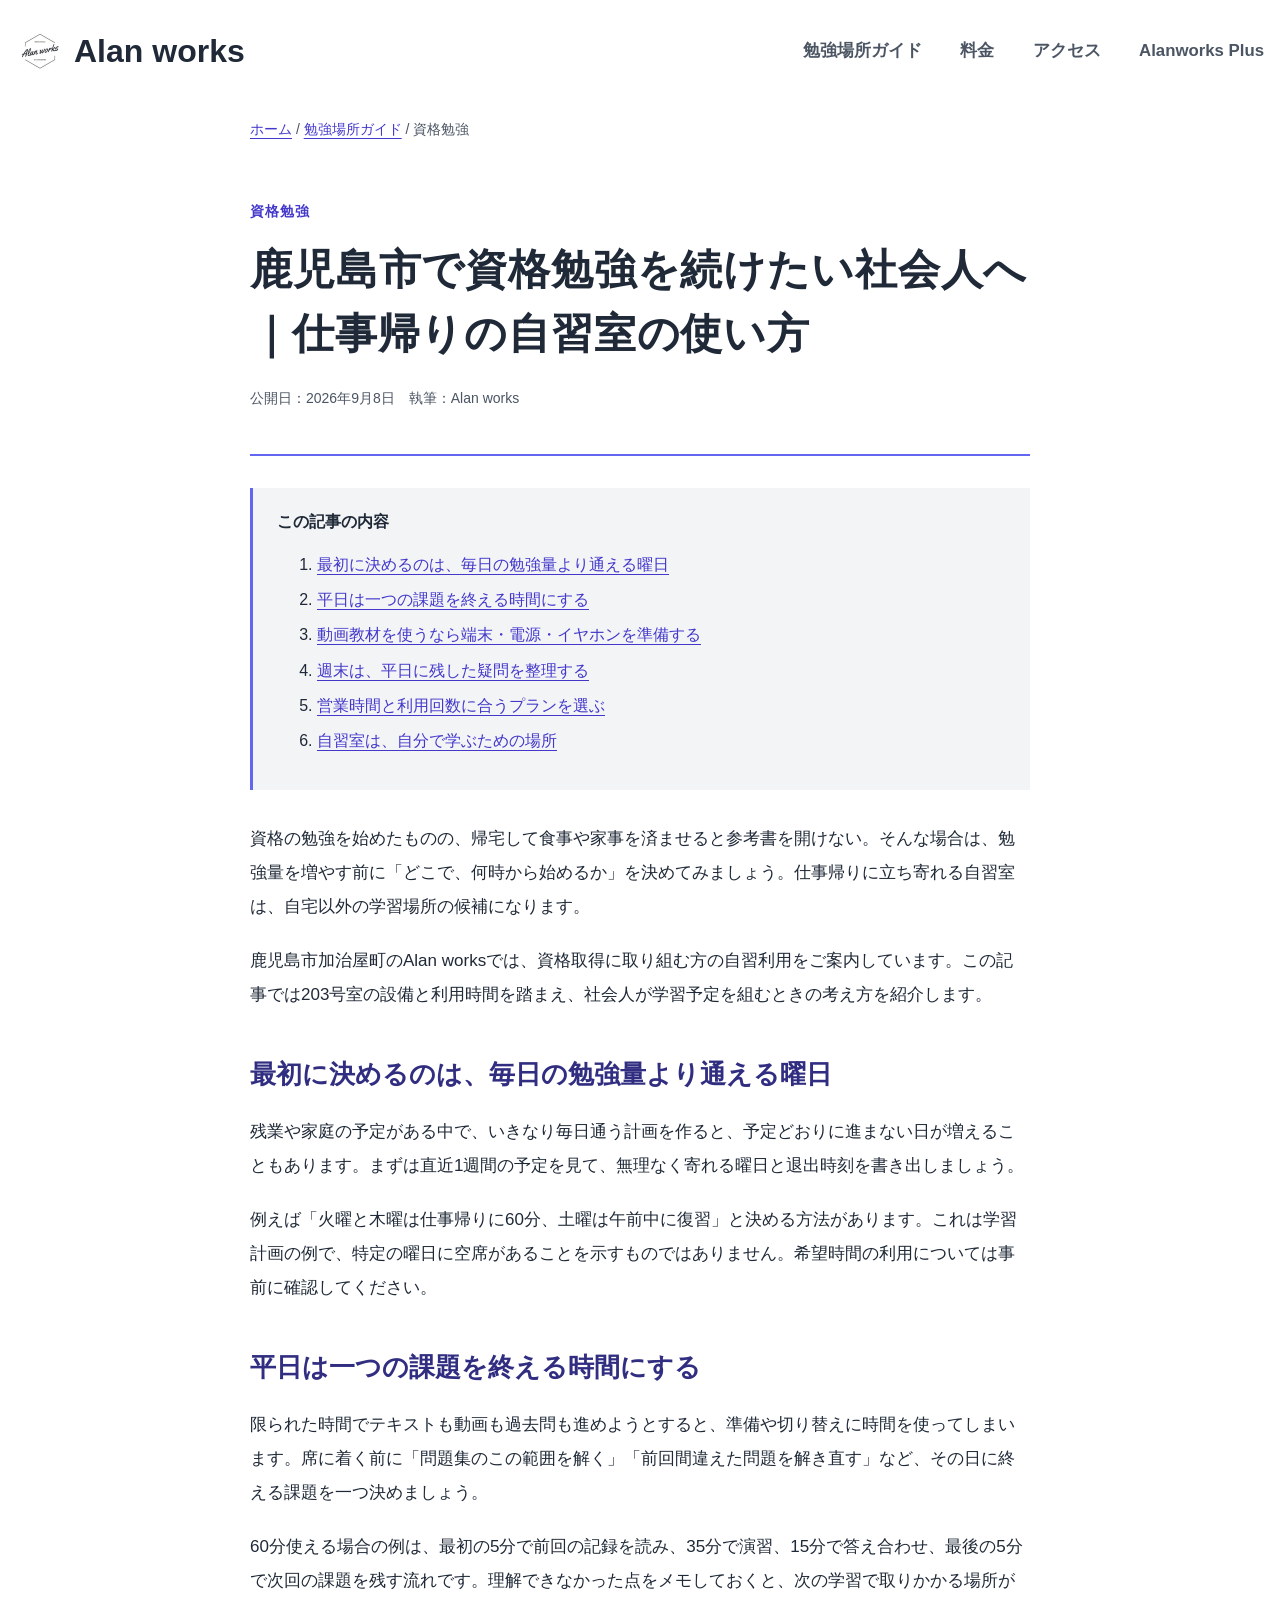
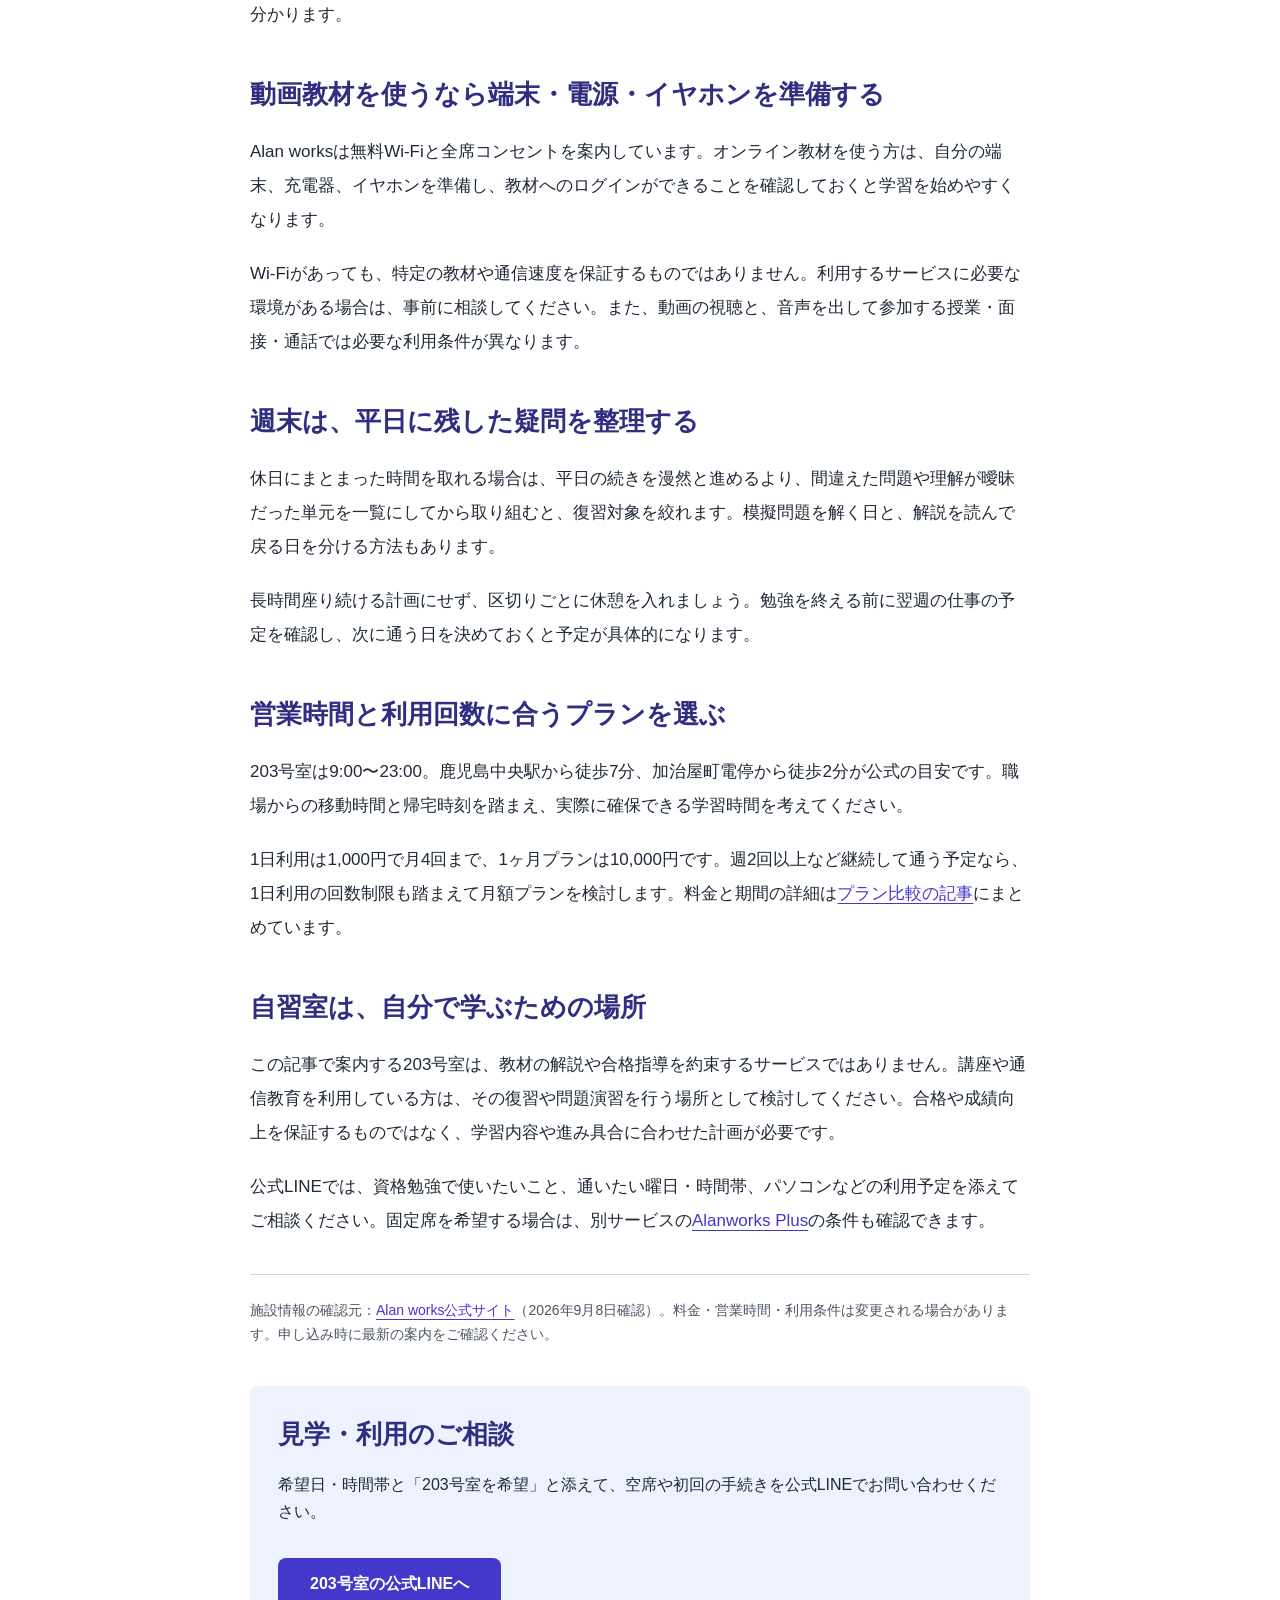
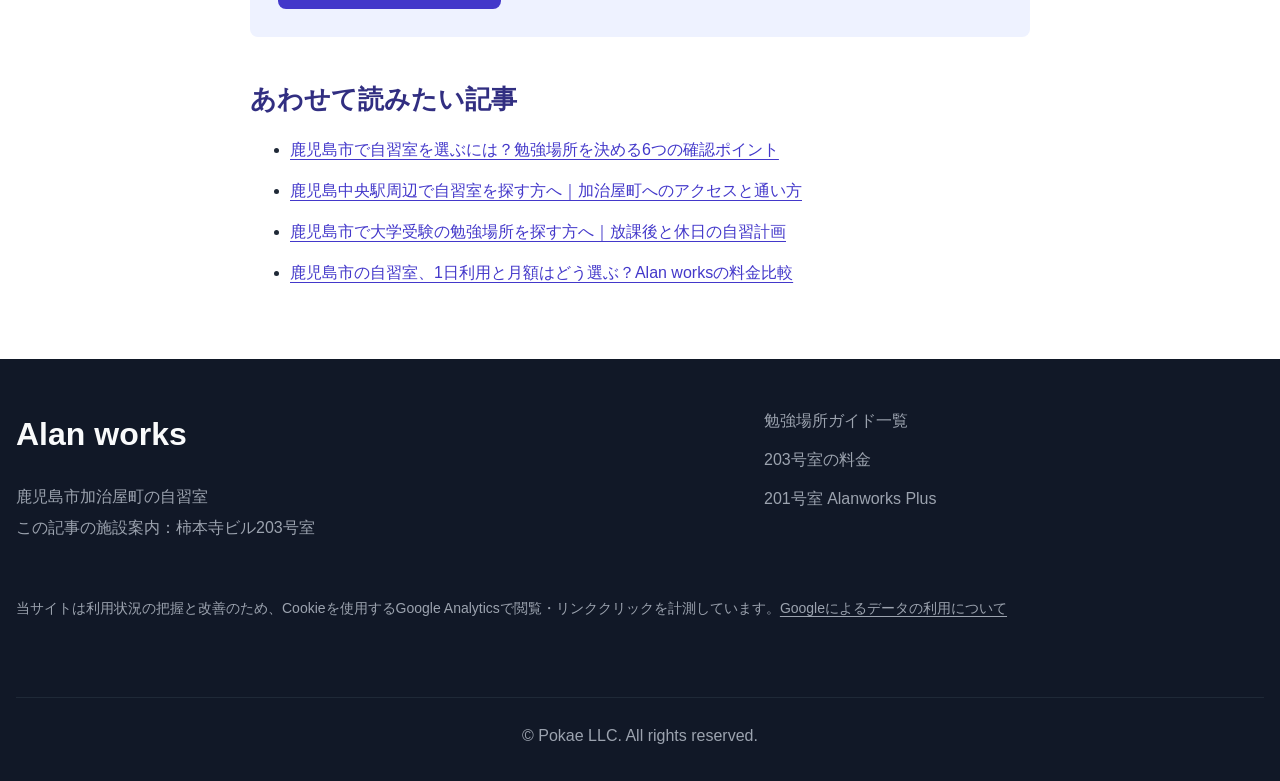
<file: articles/kagoshima-qualification-study/index.html>
<!doctype html>
<html lang="ja"><head><meta charset="utf-8"><meta name="viewport" content="width=device-width, initial-scale=1"><title>鹿児島市で資格勉強を続けたい社会人へ｜仕事帰りの自習室の使い方 | Alan works</title><meta name="description" content="鹿児島市で資格勉強の場所を探す社会人へ。仕事帰りの学習時間の決め方、動画教材に必要な設備、週末の復習計画など、自習室を活用する方法を紹介します。"><link rel="canonical" href="https://alan-works.net/articles/kagoshima-qualification-study/"><meta property="og:title" content="鹿児島市で資格勉強を続けたい社会人へ｜仕事帰りの自習室の使い方"><meta property="og:description" content="鹿児島市で資格勉強の場所を探す社会人へ。仕事帰りの学習時間の決め方、動画教材に必要な設備、週末の復習計画など、自習室を活用する方法を紹介します。"><meta property="og:url" content="https://alan-works.net/articles/kagoshima-qualification-study/"><meta property="og:type" content="article"><meta property="og:site_name" content="Alan works"><meta property="og:locale" content="ja_JP"><link rel="icon" href="/assets/logo-96.webp"><link rel="stylesheet" href="/styles.css"><link rel="stylesheet" href="/articles/articles.css"><script type="application/ld+json">{"@context": "https://schema.org", "@graph": [{"@type": "BlogPosting", "headline": "鹿児島市で資格勉強を続けたい社会人へ｜仕事帰りの自習室の使い方", "description": "鹿児島市で資格勉強の場所を探す社会人へ。仕事帰りの学習時間の決め方、動画教材に必要な設備、週末の復習計画など、自習室を活用する方法を紹介します。", "url": "https://alan-works.net/articles/kagoshima-qualification-study/", "mainEntityOfPage": "https://alan-works.net/articles/kagoshima-qualification-study/", "datePublished": "2026-09-08T08:54:43+09:00", "dateModified": "2026-09-08T08:54:43+09:00", "inLanguage": "ja", "author": {"@type": "Organization", "name": "Alan works", "url": "https://alan-works.net/"}, "publisher": {"@type": "Organization", "name": "Alan works", "url": "https://alan-works.net/"}}, {"@type": "BreadcrumbList", "itemListElement": [{"@type": "ListItem", "position": 1, "name": "ホーム", "item": "https://alan-works.net/"}, {"@type": "ListItem", "position": 2, "name": "勉強場所ガイド", "item": "https://alan-works.net/articles/"}, {"@type": "ListItem", "position": 3, "name": "鹿児島市で資格勉強を続けたい社会人へ｜仕事帰りの自習室の使い方", "item": "https://alan-works.net/articles/kagoshima-qualification-study/"}]}]}</script></head><body class="article-page"><a class="skip-link" href="#main">本文へ移動</a><header class="site-header"><a class="brand" href="/"><img src="/assets/logo-96.webp" alt="" width="48" height="48"><span>Alan works</span></a><nav class="nav" aria-label="メインメニュー"><a href="/articles/">勉強場所ガイド</a><a href="/#plan">料金</a><a href="/#access">アクセス</a><a href="https://plus.alan-works.net/">Alanworks Plus</a></nav></header><main id="main" class="article-shell"><nav class="breadcrumbs" aria-label="パンくず"><a href="/">ホーム</a><span aria-hidden="true"> / </span><a href="/articles/">勉強場所ガイド</a><span aria-hidden="true"> / </span><span>資格勉強</span></nav><article><header class="article-heading"><p class="article-category">資格勉強</p><h1>鹿児島市で資格勉強を続けたい社会人へ｜仕事帰りの自習室の使い方</h1><p class="article-meta">公開日：<time datetime="2026-09-08">2026年9月8日</time>　執筆：Alan works</p></header><nav class="article-toc" aria-label="目次"><p>この記事の内容</p><ol><li><a href="#section-1">最初に決めるのは、毎日の勉強量より通える曜日</a></li><li><a href="#section-2">平日は一つの課題を終える時間にする</a></li><li><a href="#section-3">動画教材を使うなら端末・電源・イヤホンを準備する</a></li><li><a href="#section-4">週末は、平日に残した疑問を整理する</a></li><li><a href="#section-5">営業時間と利用回数に合うプランを選ぶ</a></li><li><a href="#section-6">自習室は、自分で学ぶための場所</a></li></ol></nav><div class="article-body">
<p>資格の勉強を始めたものの、帰宅して食事や家事を済ませると参考書を開けない。そんな場合は、勉強量を増やす前に「どこで、何時から始めるか」を決めてみましょう。仕事帰りに立ち寄れる自習室は、自宅以外の学習場所の候補になります。</p>
<p>鹿児島市加治屋町のAlan worksでは、資格取得に取り組む方の自習利用をご案内しています。この記事では203号室の設備と利用時間を踏まえ、社会人が学習予定を組むときの考え方を紹介します。</p>
<h2 id="section-1">最初に決めるのは、毎日の勉強量より通える曜日</h2>
<p>残業や家庭の予定がある中で、いきなり毎日通う計画を作ると、予定どおりに進まない日が増えることもあります。まずは直近1週間の予定を見て、無理なく寄れる曜日と退出時刻を書き出しましょう。</p>
<p>例えば「火曜と木曜は仕事帰りに60分、土曜は午前中に復習」と決める方法があります。これは学習計画の例で、特定の曜日に空席があることを示すものではありません。希望時間の利用については事前に確認してください。</p>
<h2 id="section-2">平日は一つの課題を終える時間にする</h2>
<p>限られた時間でテキストも動画も過去問も進めようとすると、準備や切り替えに時間を使ってしまいます。席に着く前に「問題集のこの範囲を解く」「前回間違えた問題を解き直す」など、その日に終える課題を一つ決めましょう。</p>
<p>60分使える場合の例は、最初の5分で前回の記録を読み、35分で演習、15分で答え合わせ、最後の5分で次回の課題を残す流れです。理解できなかった点をメモしておくと、次の学習で取りかかる場所が分かります。</p>
<h2 id="section-3">動画教材を使うなら端末・電源・イヤホンを準備する</h2>
<p>Alan worksは無料Wi-Fiと全席コンセントを案内しています。オンライン教材を使う方は、自分の端末、充電器、イヤホンを準備し、教材へのログインができることを確認しておくと学習を始めやすくなります。</p>
<p>Wi-Fiがあっても、特定の教材や通信速度を保証するものではありません。利用するサービスに必要な環境がある場合は、事前に相談してください。また、動画の視聴と、音声を出して参加する授業・面接・通話では必要な利用条件が異なります。</p>
<h2 id="section-4">週末は、平日に残した疑問を整理する</h2>
<p>休日にまとまった時間を取れる場合は、平日の続きを漫然と進めるより、間違えた問題や理解が曖昧だった単元を一覧にしてから取り組むと、復習対象を絞れます。模擬問題を解く日と、解説を読んで戻る日を分ける方法もあります。</p>
<p>長時間座り続ける計画にせず、区切りごとに休憩を入れましょう。勉強を終える前に翌週の仕事の予定を確認し、次に通う日を決めておくと予定が具体的になります。</p>
<h2 id="section-5">営業時間と利用回数に合うプランを選ぶ</h2>
<p>203号室は9:00〜23:00。鹿児島中央駅から徒歩7分、加治屋町電停から徒歩2分が公式の目安です。職場からの移動時間と帰宅時刻を踏まえ、実際に確保できる学習時間を考えてください。</p>
<p>1日利用は1,000円で月4回まで、1ヶ月プランは10,000円です。週2回以上など継続して通う予定なら、1日利用の回数制限も踏まえて月額プランを検討します。料金と期間の詳細は<a href="/articles/kagoshima-study-room-price/">プラン比較の記事</a>にまとめています。</p>
<h2 id="section-6">自習室は、自分で学ぶための場所</h2>
<p>この記事で案内する203号室は、教材の解説や合格指導を約束するサービスではありません。講座や通信教育を利用している方は、その復習や問題演習を行う場所として検討してください。合格や成績向上を保証するものではなく、学習内容や進み具合に合わせた計画が必要です。</p>
<p>公式LINEでは、資格勉強で使いたいこと、通いたい曜日・時間帯、パソコンなどの利用予定を添えてご相談ください。固定席を希望する場合は、別サービスの<a href="https://plus.alan-works.net/">Alanworks Plus</a>の条件も確認できます。</p>
</div><p class="article-source">施設情報の確認元：<a href="/#plan">Alan works公式サイト</a>（2026年9月8日確認）。料金・営業時間・利用条件は変更される場合があります。申し込み時に最新の案内をご確認ください。</p></article><aside class="article-cta" aria-label="お問い合わせ"><h2>見学・利用のご相談</h2><p>希望日・時間帯と「203号室を希望」と添えて、空席や初回の手続きを公式LINEでお問い合わせください。</p><a class="button" href="https://line.me/R/ti/p/@853xtldq?oat__id=674255" data-analytics-event="line_click" data-analytics-destination="article">203号室の公式LINEへ</a></aside><section class="article-related"><h2>あわせて読みたい記事</h2><ul><li><a href="/articles/kagoshima-study-room-guide/">鹿児島市で自習室を選ぶには？勉強場所を決める6つの確認ポイント</a></li><li><a href="/articles/kagoshima-chuo-study-room/">鹿児島中央駅周辺で自習室を探す方へ｜加治屋町へのアクセスと通い方</a></li><li><a href="/articles/kagoshima-university-exam-study/">鹿児島市で大学受験の勉強場所を探す方へ｜放課後と休日の自習計画</a></li><li><a href="/articles/kagoshima-study-room-price/">鹿児島市の自習室、1日利用と月額はどう選ぶ？Alan worksの料金比較</a></li></ul></section></main><footer class="footer"><div><a class="brand brand--footer" href="/">Alan works</a><p>鹿児島市加治屋町の自習室</p><p>この記事の施設案内：柿本寺ビル203号室</p></div><nav aria-label="フッターメニュー"><a href="/articles/">勉強場所ガイド一覧</a><a href="/#plan">203号室の料金</a><a href="https://plus.alan-works.net/">201号室 Alanworks Plus</a></nav><p class="analytics-notice">当サイトは利用状況の把握と改善のため、Cookieを使用するGoogle Analyticsで閲覧・リンククリックを計測しています。<a href="https://policies.google.com/technologies/partner-sites?hl=ja">Googleによるデータの利用について</a></p><p class="copyright">© Pokae LLC. All rights reserved.</p></footer><script defer src="/assets/analytics.js" data-ga-id="G-P9EVTXMH6V"></script></body></html>
</file>
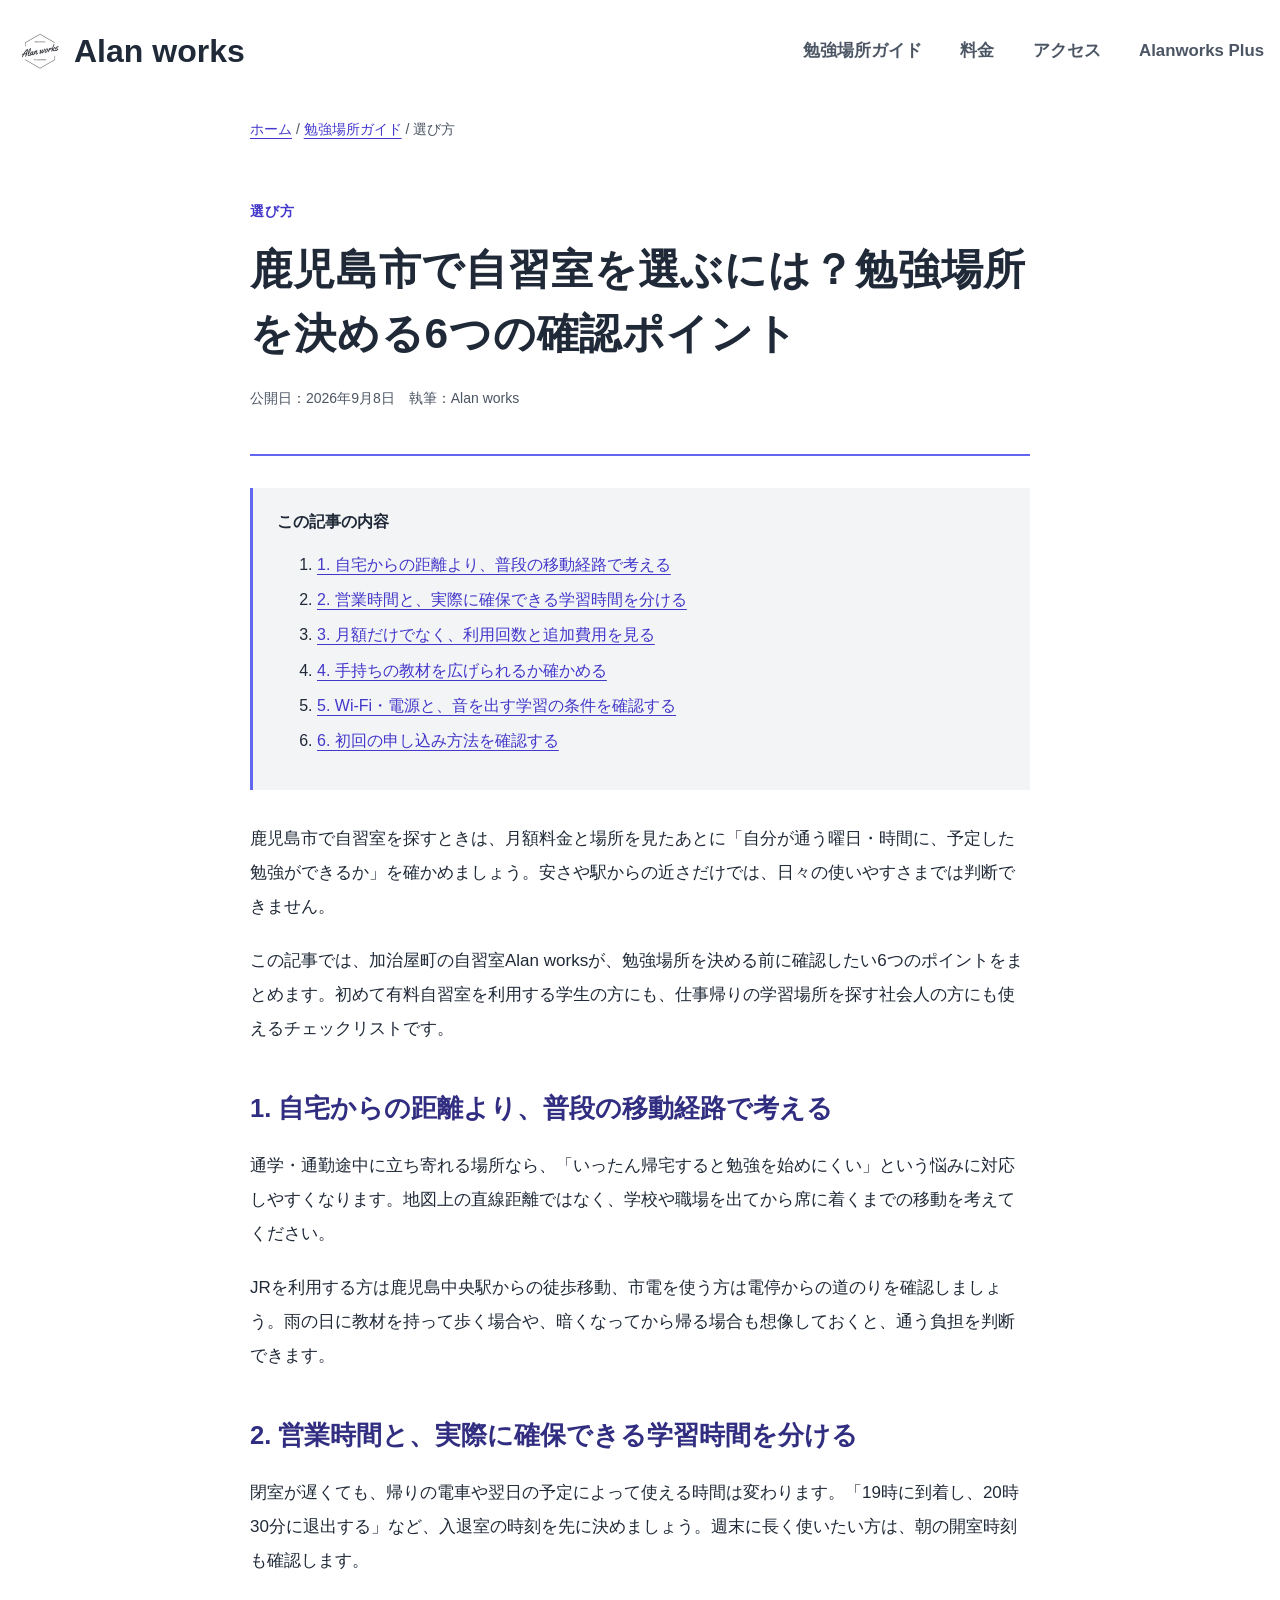
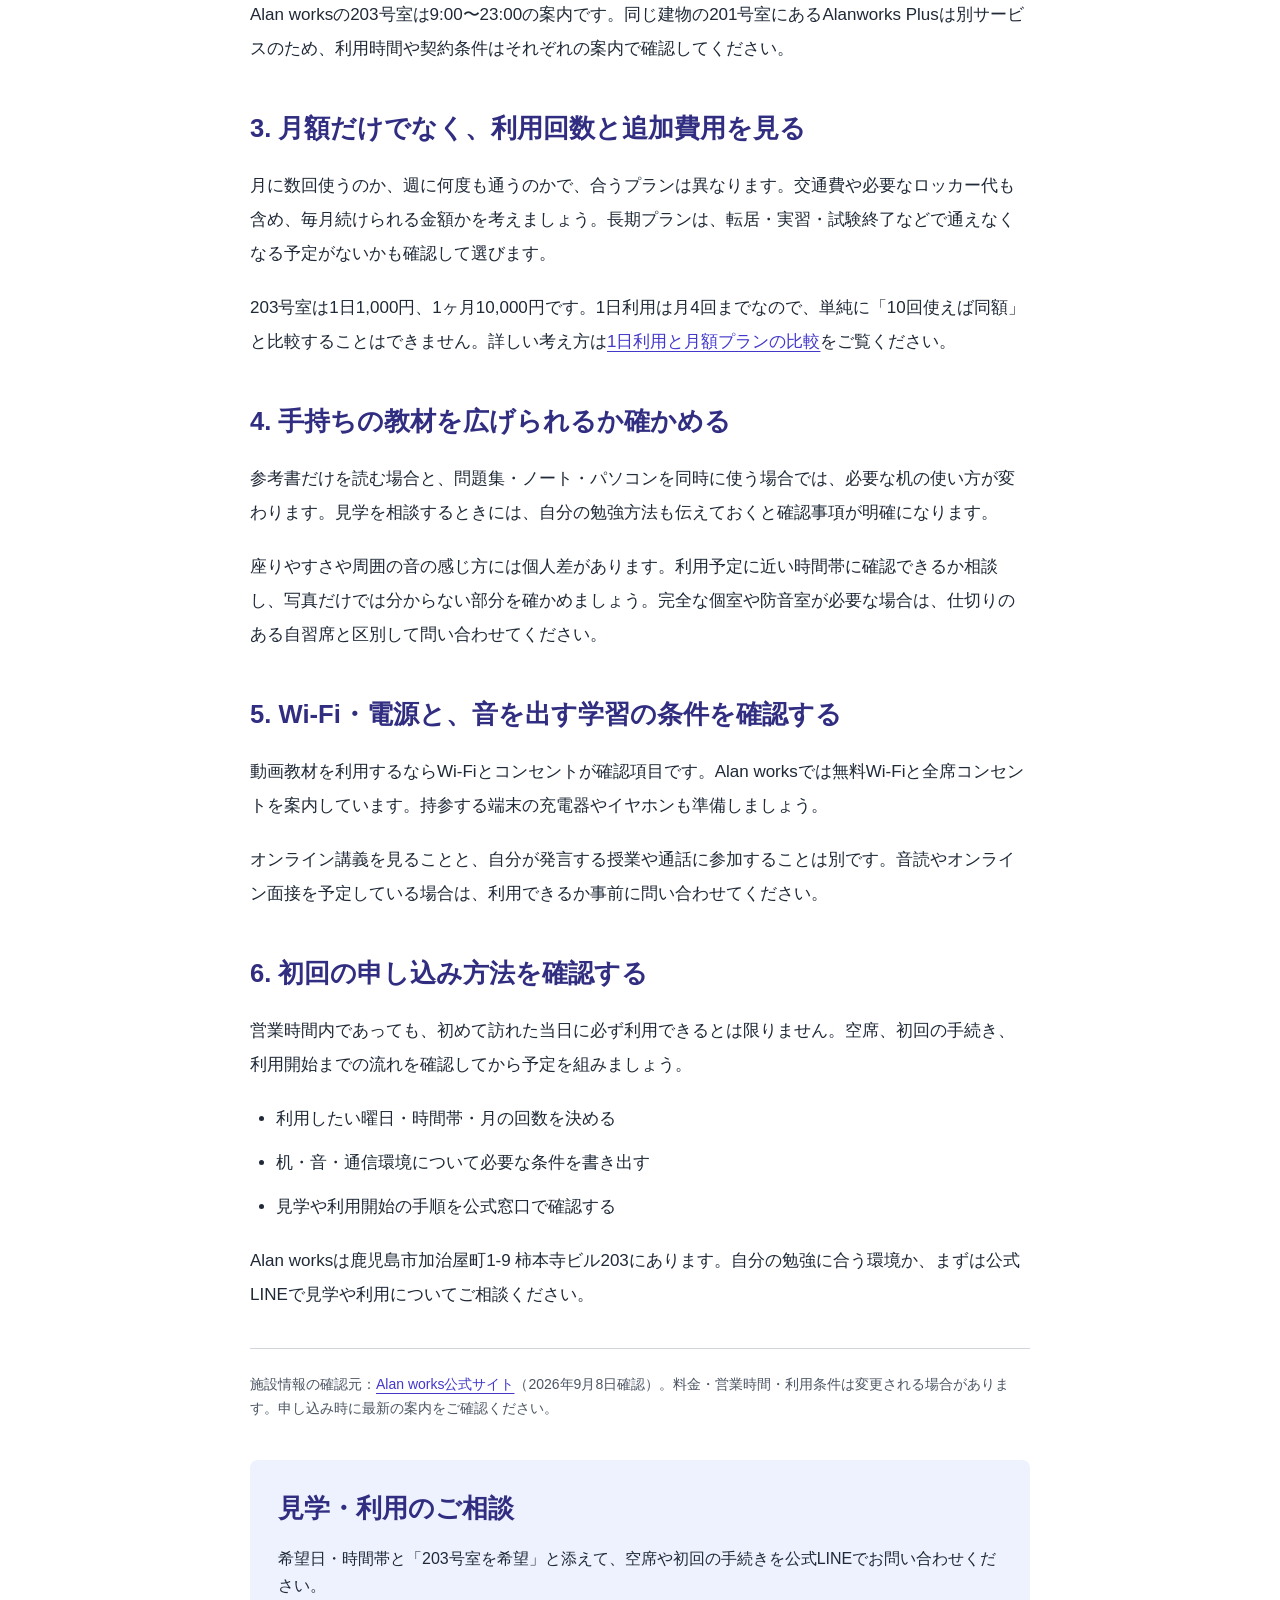
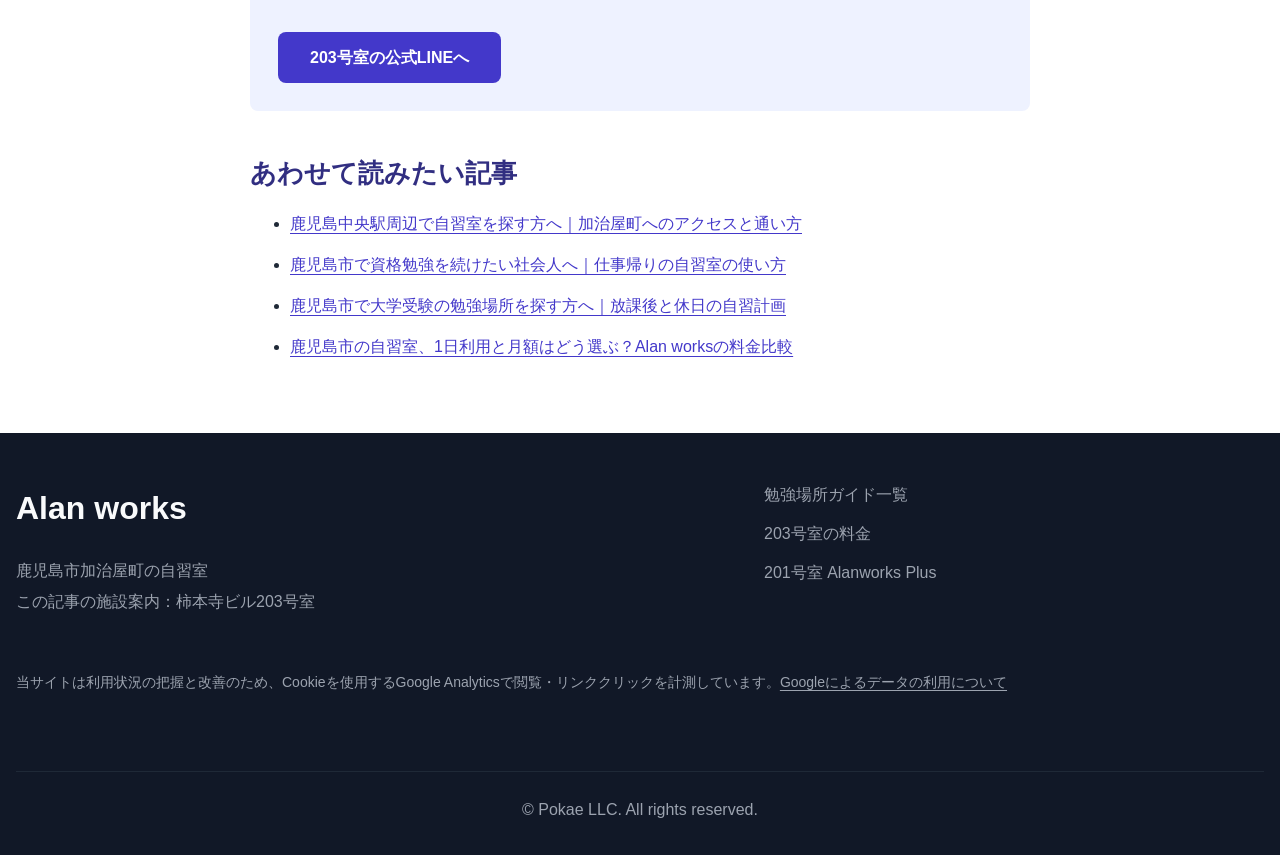
<file: articles/kagoshima-study-room-guide/index.html>
<!doctype html>
<html lang="ja"><head><meta charset="utf-8"><meta name="viewport" content="width=device-width, initial-scale=1"><title>鹿児島市で自習室を選ぶには？勉強場所を決める6つの確認ポイント | Alan works</title><meta name="description" content="鹿児島市で自習室を探す方へ。通いやすさ、利用時間、料金、机、通信環境、申し込み方法の6項目で、続けて通える勉強場所の選び方を紹介します。"><link rel="canonical" href="https://alan-works.net/articles/kagoshima-study-room-guide/"><meta property="og:title" content="鹿児島市で自習室を選ぶには？勉強場所を決める6つの確認ポイント"><meta property="og:description" content="鹿児島市で自習室を探す方へ。通いやすさ、利用時間、料金、机、通信環境、申し込み方法の6項目で、続けて通える勉強場所の選び方を紹介します。"><meta property="og:url" content="https://alan-works.net/articles/kagoshima-study-room-guide/"><meta property="og:type" content="article"><meta property="og:site_name" content="Alan works"><meta property="og:locale" content="ja_JP"><link rel="icon" href="/assets/logo-96.webp"><link rel="stylesheet" href="/styles.css"><link rel="stylesheet" href="/articles/articles.css"><script type="application/ld+json">{"@context": "https://schema.org", "@graph": [{"@type": "BlogPosting", "headline": "鹿児島市で自習室を選ぶには？勉強場所を決める6つの確認ポイント", "description": "鹿児島市で自習室を探す方へ。通いやすさ、利用時間、料金、机、通信環境、申し込み方法の6項目で、続けて通える勉強場所の選び方を紹介します。", "url": "https://alan-works.net/articles/kagoshima-study-room-guide/", "mainEntityOfPage": "https://alan-works.net/articles/kagoshima-study-room-guide/", "datePublished": "2026-09-08T08:54:43+09:00", "dateModified": "2026-09-08T08:54:43+09:00", "inLanguage": "ja", "author": {"@type": "Organization", "name": "Alan works", "url": "https://alan-works.net/"}, "publisher": {"@type": "Organization", "name": "Alan works", "url": "https://alan-works.net/"}}, {"@type": "BreadcrumbList", "itemListElement": [{"@type": "ListItem", "position": 1, "name": "ホーム", "item": "https://alan-works.net/"}, {"@type": "ListItem", "position": 2, "name": "勉強場所ガイド", "item": "https://alan-works.net/articles/"}, {"@type": "ListItem", "position": 3, "name": "鹿児島市で自習室を選ぶには？勉強場所を決める6つの確認ポイント", "item": "https://alan-works.net/articles/kagoshima-study-room-guide/"}]}]}</script></head><body class="article-page"><a class="skip-link" href="#main">本文へ移動</a><header class="site-header"><a class="brand" href="/"><img src="/assets/logo-96.webp" alt="" width="48" height="48"><span>Alan works</span></a><nav class="nav" aria-label="メインメニュー"><a href="/articles/">勉強場所ガイド</a><a href="/#plan">料金</a><a href="/#access">アクセス</a><a href="https://plus.alan-works.net/">Alanworks Plus</a></nav></header><main id="main" class="article-shell"><nav class="breadcrumbs" aria-label="パンくず"><a href="/">ホーム</a><span aria-hidden="true"> / </span><a href="/articles/">勉強場所ガイド</a><span aria-hidden="true"> / </span><span>選び方</span></nav><article><header class="article-heading"><p class="article-category">選び方</p><h1>鹿児島市で自習室を選ぶには？勉強場所を決める6つの確認ポイント</h1><p class="article-meta">公開日：<time datetime="2026-09-08">2026年9月8日</time>　執筆：Alan works</p></header><nav class="article-toc" aria-label="目次"><p>この記事の内容</p><ol><li><a href="#section-1">1. 自宅からの距離より、普段の移動経路で考える</a></li><li><a href="#section-2">2. 営業時間と、実際に確保できる学習時間を分ける</a></li><li><a href="#section-3">3. 月額だけでなく、利用回数と追加費用を見る</a></li><li><a href="#section-4">4. 手持ちの教材を広げられるか確かめる</a></li><li><a href="#section-5">5. Wi-Fi・電源と、音を出す学習の条件を確認する</a></li><li><a href="#section-6">6. 初回の申し込み方法を確認する</a></li></ol></nav><div class="article-body">
<p>鹿児島市で自習室を探すときは、月額料金と場所を見たあとに「自分が通う曜日・時間に、予定した勉強ができるか」を確かめましょう。安さや駅からの近さだけでは、日々の使いやすさまでは判断できません。</p>
<p>この記事では、加治屋町の自習室Alan worksが、勉強場所を決める前に確認したい6つのポイントをまとめます。初めて有料自習室を利用する学生の方にも、仕事帰りの学習場所を探す社会人の方にも使えるチェックリストです。</p>
<h2 id="section-1">1. 自宅からの距離より、普段の移動経路で考える</h2>
<p>通学・通勤途中に立ち寄れる場所なら、「いったん帰宅すると勉強を始めにくい」という悩みに対応しやすくなります。地図上の直線距離ではなく、学校や職場を出てから席に着くまでの移動を考えてください。</p>
<p>JRを利用する方は鹿児島中央駅からの徒歩移動、市電を使う方は電停からの道のりを確認しましょう。雨の日に教材を持って歩く場合や、暗くなってから帰る場合も想像しておくと、通う負担を判断できます。</p>
<h2 id="section-2">2. 営業時間と、実際に確保できる学習時間を分ける</h2>
<p>閉室が遅くても、帰りの電車や翌日の予定によって使える時間は変わります。「19時に到着し、20時30分に退出する」など、入退室の時刻を先に決めましょう。週末に長く使いたい方は、朝の開室時刻も確認します。</p>
<p>Alan worksの203号室は9:00〜23:00の案内です。同じ建物の201号室にあるAlanworks Plusは別サービスのため、利用時間や契約条件はそれぞれの案内で確認してください。</p>
<h2 id="section-3">3. 月額だけでなく、利用回数と追加費用を見る</h2>
<p>月に数回使うのか、週に何度も通うのかで、合うプランは異なります。交通費や必要なロッカー代も含め、毎月続けられる金額かを考えましょう。長期プランは、転居・実習・試験終了などで通えなくなる予定がないかも確認して選びます。</p>
<p>203号室は1日1,000円、1ヶ月10,000円です。1日利用は月4回までなので、単純に「10回使えば同額」と比較することはできません。詳しい考え方は<a href="/articles/kagoshima-study-room-price/">1日利用と月額プランの比較</a>をご覧ください。</p>
<h2 id="section-4">4. 手持ちの教材を広げられるか確かめる</h2>
<p>参考書だけを読む場合と、問題集・ノート・パソコンを同時に使う場合では、必要な机の使い方が変わります。見学を相談するときには、自分の勉強方法も伝えておくと確認事項が明確になります。</p>
<p>座りやすさや周囲の音の感じ方には個人差があります。利用予定に近い時間帯に確認できるか相談し、写真だけでは分からない部分を確かめましょう。完全な個室や防音室が必要な場合は、仕切りのある自習席と区別して問い合わせてください。</p>
<h2 id="section-5">5. Wi-Fi・電源と、音を出す学習の条件を確認する</h2>
<p>動画教材を利用するならWi-Fiとコンセントが確認項目です。Alan worksでは無料Wi-Fiと全席コンセントを案内しています。持参する端末の充電器やイヤホンも準備しましょう。</p>
<p>オンライン講義を見ることと、自分が発言する授業や通話に参加することは別です。音読やオンライン面接を予定している場合は、利用できるか事前に問い合わせてください。</p>
<h2 id="section-6">6. 初回の申し込み方法を確認する</h2>
<p>営業時間内であっても、初めて訪れた当日に必ず利用できるとは限りません。空席、初回の手続き、利用開始までの流れを確認してから予定を組みましょう。</p>
<ul><li>利用したい曜日・時間帯・月の回数を決める</li><li>机・音・通信環境について必要な条件を書き出す</li><li>見学や利用開始の手順を公式窓口で確認する</li></ul>
<p>Alan worksは鹿児島市加治屋町1-9 柿本寺ビル203にあります。自分の勉強に合う環境か、まずは公式LINEで見学や利用についてご相談ください。</p>
</div><p class="article-source">施設情報の確認元：<a href="/#plan">Alan works公式サイト</a>（2026年9月8日確認）。料金・営業時間・利用条件は変更される場合があります。申し込み時に最新の案内をご確認ください。</p></article><aside class="article-cta" aria-label="お問い合わせ"><h2>見学・利用のご相談</h2><p>希望日・時間帯と「203号室を希望」と添えて、空席や初回の手続きを公式LINEでお問い合わせください。</p><a class="button" href="https://line.me/R/ti/p/@853xtldq?oat__id=674255" data-analytics-event="line_click" data-analytics-destination="article">203号室の公式LINEへ</a></aside><section class="article-related"><h2>あわせて読みたい記事</h2><ul><li><a href="/articles/kagoshima-chuo-study-room/">鹿児島中央駅周辺で自習室を探す方へ｜加治屋町へのアクセスと通い方</a></li><li><a href="/articles/kagoshima-qualification-study/">鹿児島市で資格勉強を続けたい社会人へ｜仕事帰りの自習室の使い方</a></li><li><a href="/articles/kagoshima-university-exam-study/">鹿児島市で大学受験の勉強場所を探す方へ｜放課後と休日の自習計画</a></li><li><a href="/articles/kagoshima-study-room-price/">鹿児島市の自習室、1日利用と月額はどう選ぶ？Alan worksの料金比較</a></li></ul></section></main><footer class="footer"><div><a class="brand brand--footer" href="/">Alan works</a><p>鹿児島市加治屋町の自習室</p><p>この記事の施設案内：柿本寺ビル203号室</p></div><nav aria-label="フッターメニュー"><a href="/articles/">勉強場所ガイド一覧</a><a href="/#plan">203号室の料金</a><a href="https://plus.alan-works.net/">201号室 Alanworks Plus</a></nav><p class="analytics-notice">当サイトは利用状況の把握と改善のため、Cookieを使用するGoogle Analyticsで閲覧・リンククリックを計測しています。<a href="https://policies.google.com/technologies/partner-sites?hl=ja">Googleによるデータの利用について</a></p><p class="copyright">© Pokae LLC. All rights reserved.</p></footer><script defer src="/assets/analytics.js" data-ga-id="G-P9EVTXMH6V"></script></body></html>
</file>
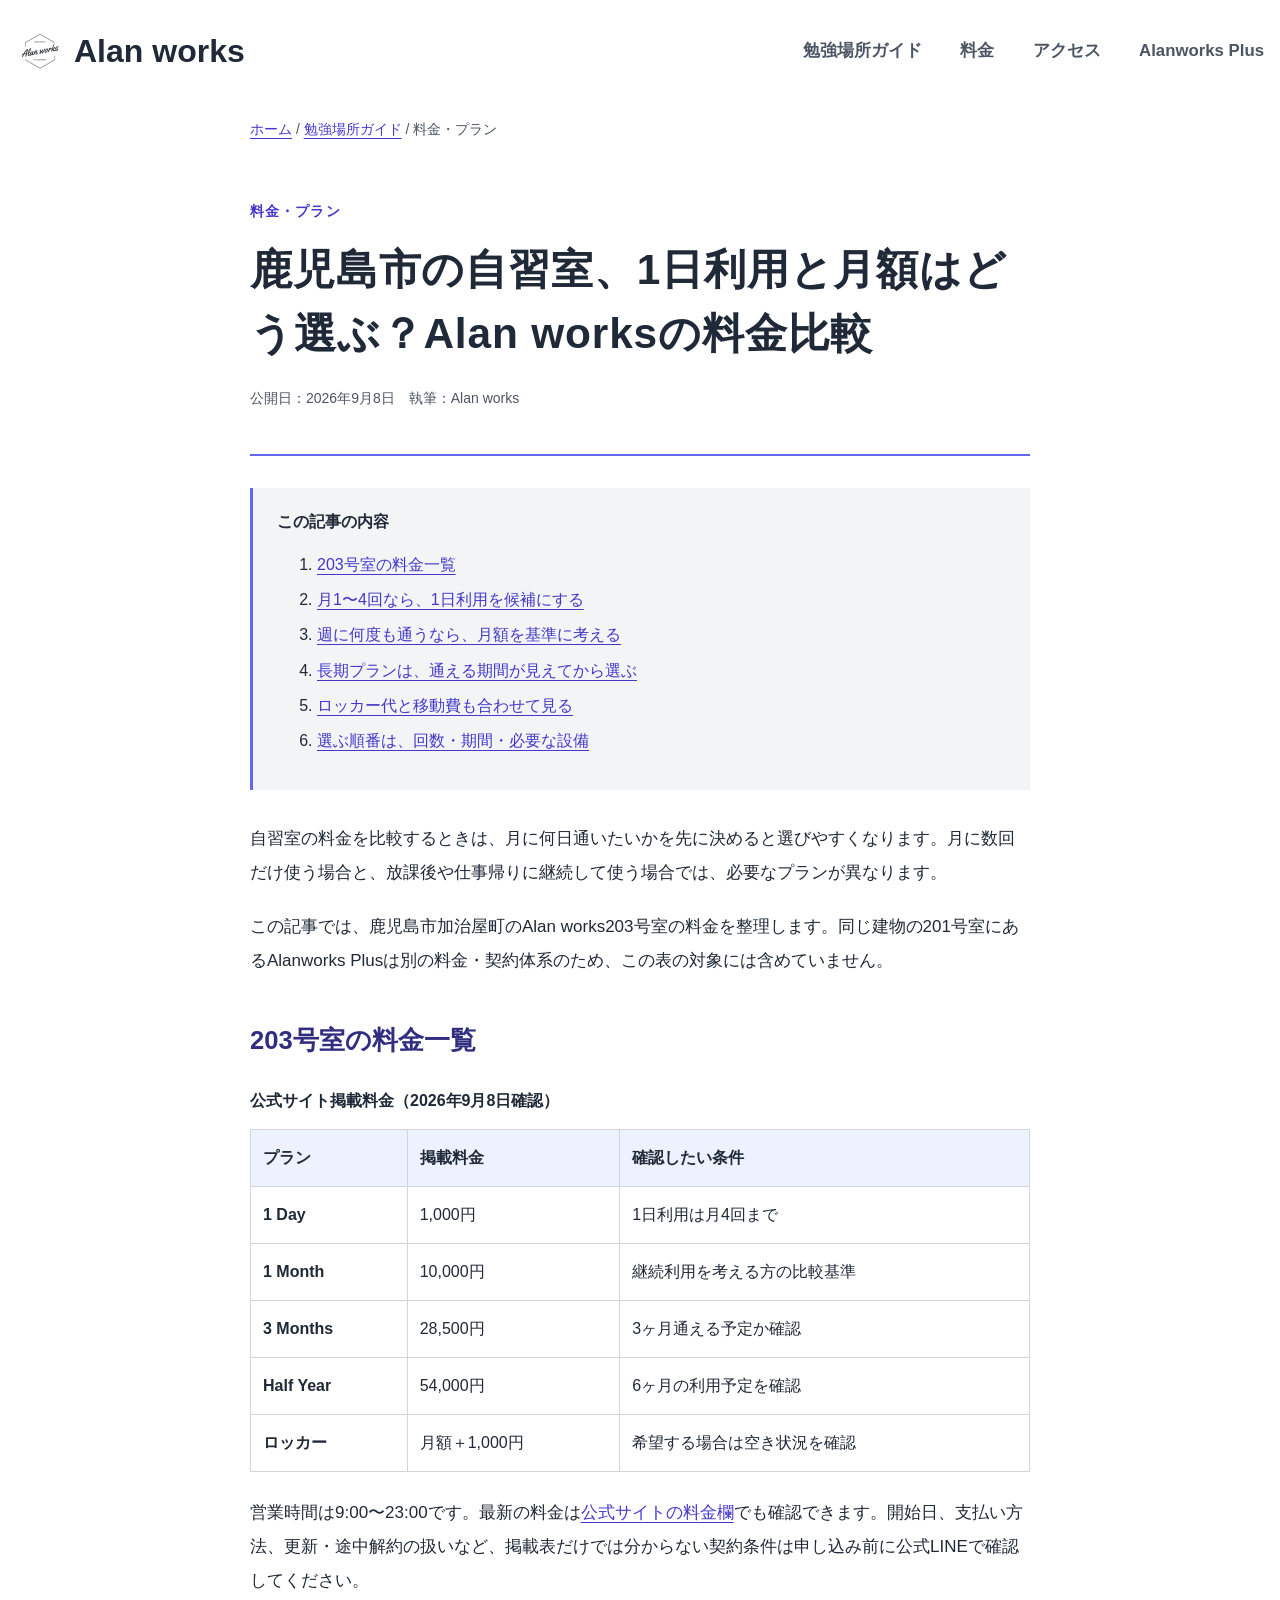
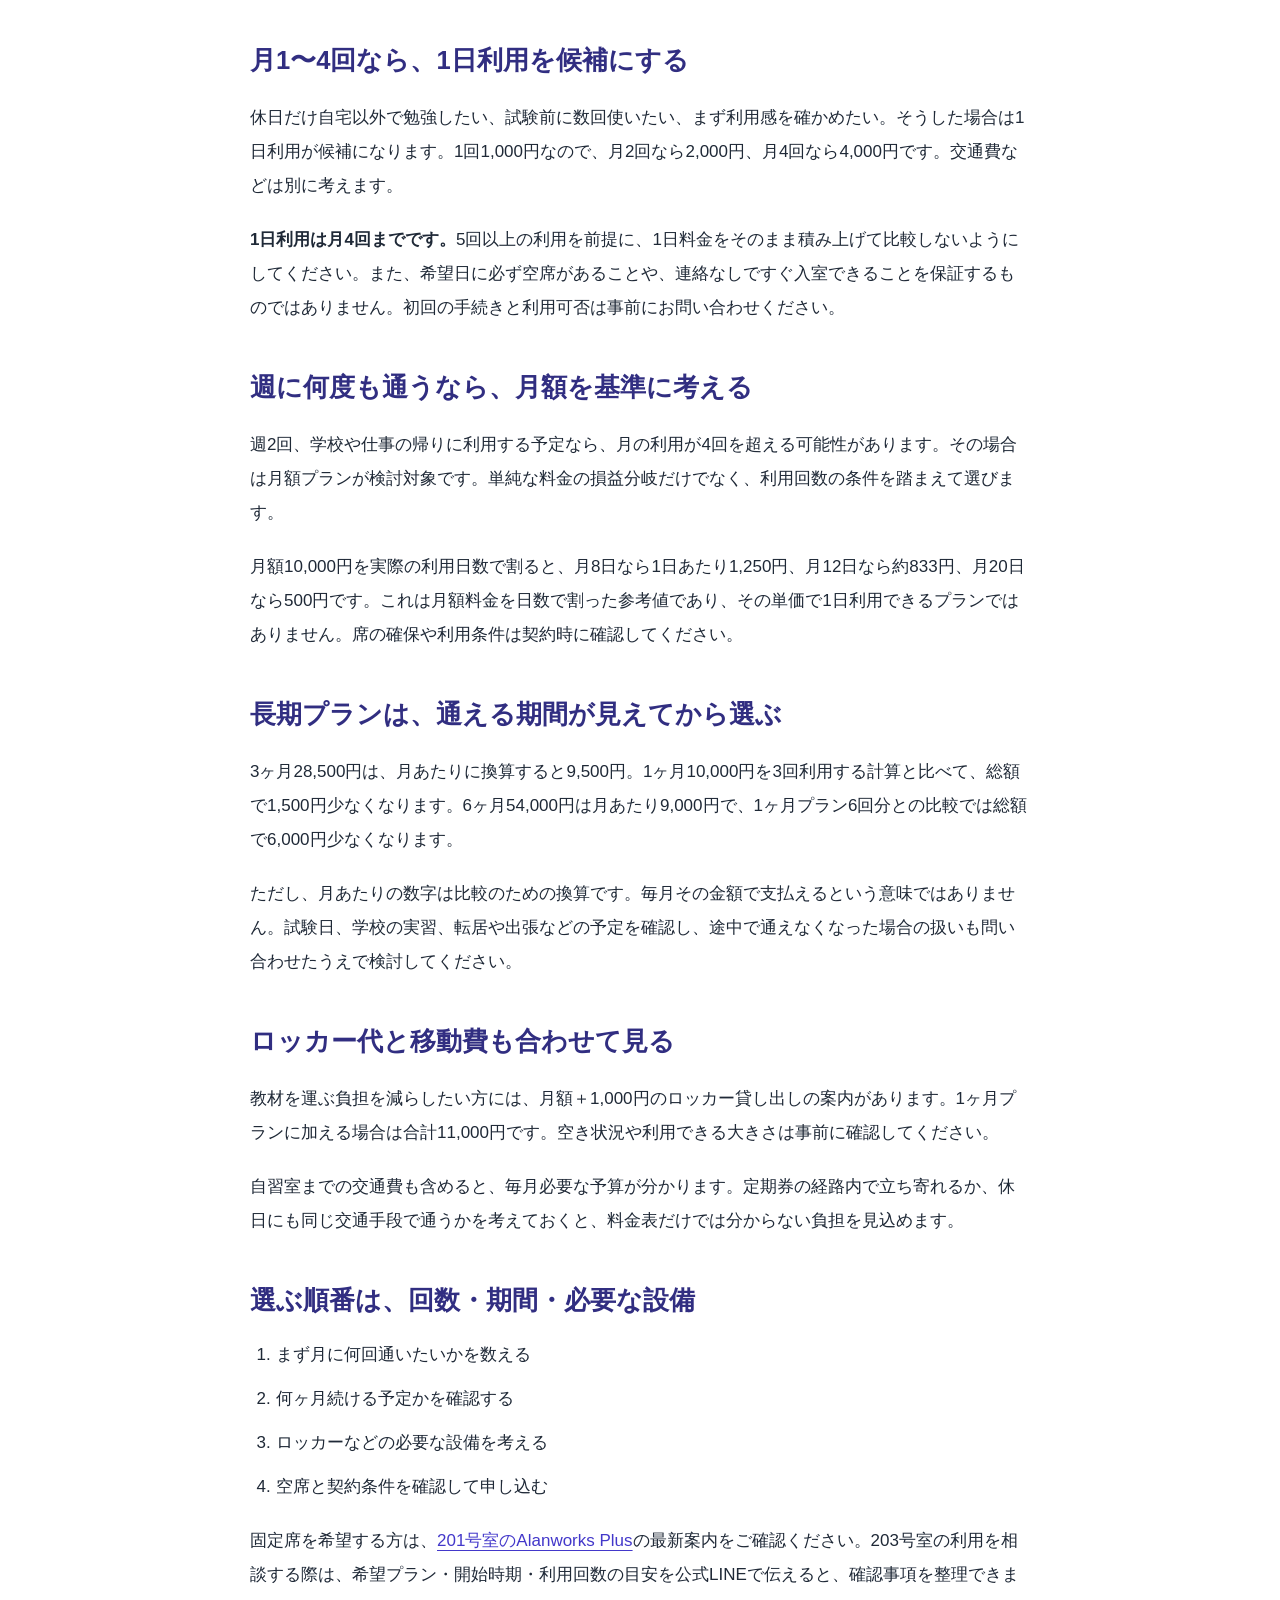
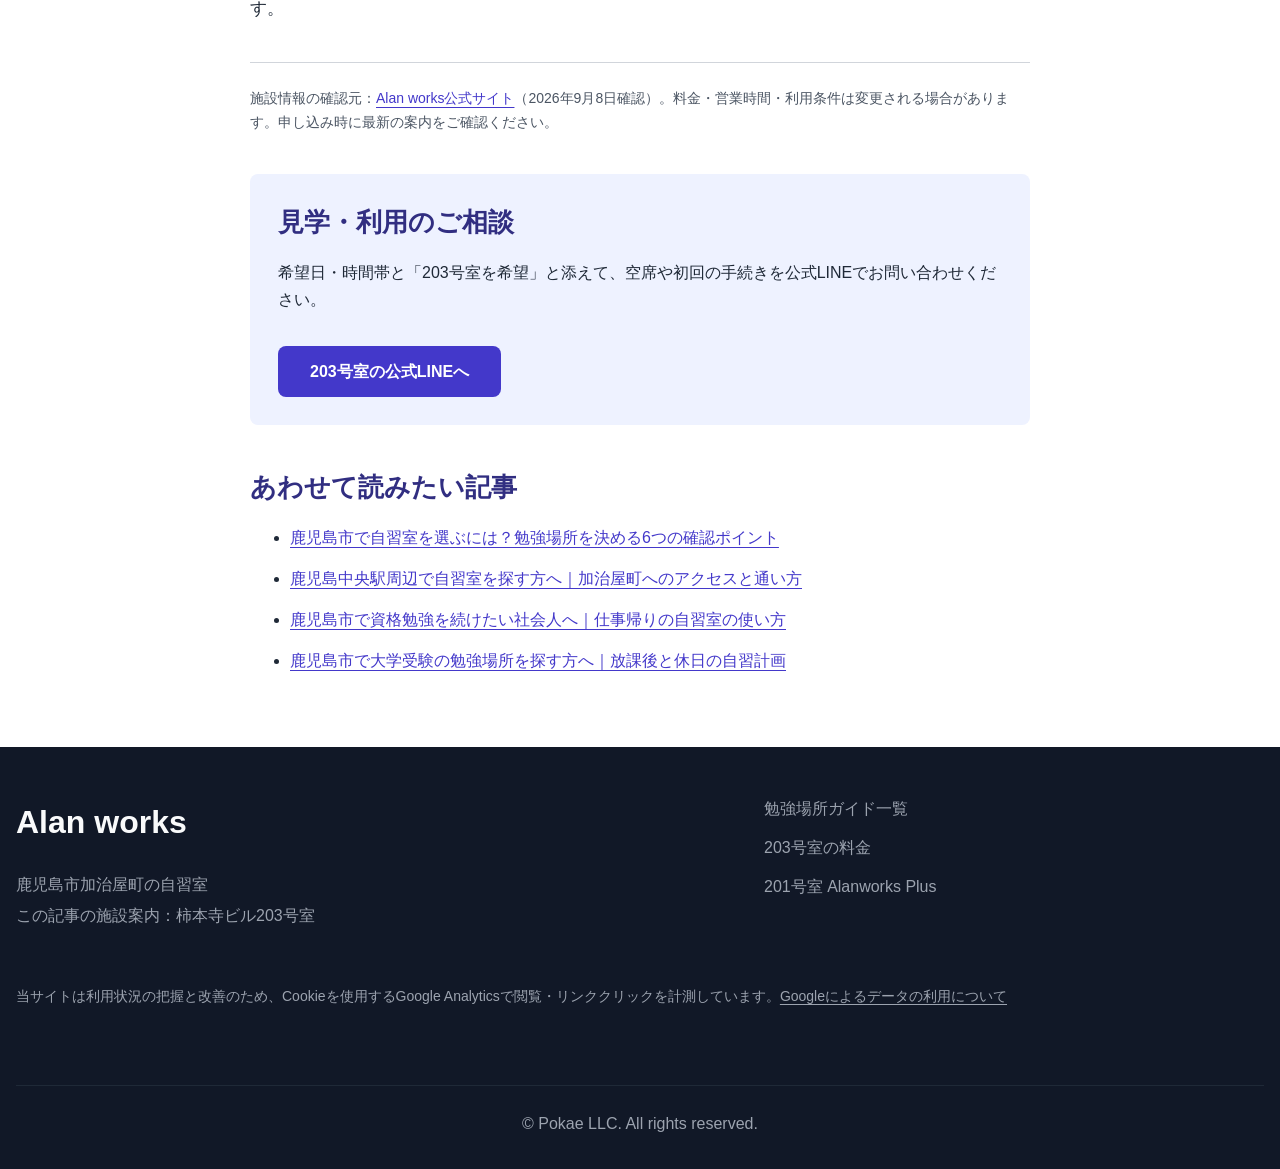
<file: articles/kagoshima-study-room-price/index.html>
<!doctype html>
<html lang="ja"><head><meta charset="utf-8"><meta name="viewport" content="width=device-width, initial-scale=1"><title>鹿児島市の自習室、1日利用と月額はどう選ぶ？Alan worksの料金比較 | Alan works</title><meta name="description" content="Alan works203号室の1日1,000円・月額10,000円を比較。1日利用は月4回までという条件、長期プラン、ロッカー代を踏まえた選び方を紹介します。"><link rel="canonical" href="https://alan-works.net/articles/kagoshima-study-room-price/"><meta property="og:title" content="鹿児島市の自習室、1日利用と月額はどう選ぶ？Alan worksの料金比較"><meta property="og:description" content="Alan works203号室の1日1,000円・月額10,000円を比較。1日利用は月4回までという条件、長期プラン、ロッカー代を踏まえた選び方を紹介します。"><meta property="og:url" content="https://alan-works.net/articles/kagoshima-study-room-price/"><meta property="og:type" content="article"><meta property="og:site_name" content="Alan works"><meta property="og:locale" content="ja_JP"><link rel="icon" href="/assets/logo-96.webp"><link rel="stylesheet" href="/styles.css"><link rel="stylesheet" href="/articles/articles.css"><script type="application/ld+json">{"@context": "https://schema.org", "@graph": [{"@type": "BlogPosting", "headline": "鹿児島市の自習室、1日利用と月額はどう選ぶ？Alan worksの料金比較", "description": "Alan works203号室の1日1,000円・月額10,000円を比較。1日利用は月4回までという条件、長期プラン、ロッカー代を踏まえた選び方を紹介します。", "url": "https://alan-works.net/articles/kagoshima-study-room-price/", "mainEntityOfPage": "https://alan-works.net/articles/kagoshima-study-room-price/", "datePublished": "2026-09-08T08:54:43+09:00", "dateModified": "2026-09-08T08:54:43+09:00", "inLanguage": "ja", "author": {"@type": "Organization", "name": "Alan works", "url": "https://alan-works.net/"}, "publisher": {"@type": "Organization", "name": "Alan works", "url": "https://alan-works.net/"}}, {"@type": "BreadcrumbList", "itemListElement": [{"@type": "ListItem", "position": 1, "name": "ホーム", "item": "https://alan-works.net/"}, {"@type": "ListItem", "position": 2, "name": "勉強場所ガイド", "item": "https://alan-works.net/articles/"}, {"@type": "ListItem", "position": 3, "name": "鹿児島市の自習室、1日利用と月額はどう選ぶ？Alan worksの料金比較", "item": "https://alan-works.net/articles/kagoshima-study-room-price/"}]}]}</script></head><body class="article-page"><a class="skip-link" href="#main">本文へ移動</a><header class="site-header"><a class="brand" href="/"><img src="/assets/logo-96.webp" alt="" width="48" height="48"><span>Alan works</span></a><nav class="nav" aria-label="メインメニュー"><a href="/articles/">勉強場所ガイド</a><a href="/#plan">料金</a><a href="/#access">アクセス</a><a href="https://plus.alan-works.net/">Alanworks Plus</a></nav></header><main id="main" class="article-shell"><nav class="breadcrumbs" aria-label="パンくず"><a href="/">ホーム</a><span aria-hidden="true"> / </span><a href="/articles/">勉強場所ガイド</a><span aria-hidden="true"> / </span><span>料金・プラン</span></nav><article><header class="article-heading"><p class="article-category">料金・プラン</p><h1>鹿児島市の自習室、1日利用と月額はどう選ぶ？Alan worksの料金比較</h1><p class="article-meta">公開日：<time datetime="2026-09-08">2026年9月8日</time>　執筆：Alan works</p></header><nav class="article-toc" aria-label="目次"><p>この記事の内容</p><ol><li><a href="#section-1">203号室の料金一覧</a></li><li><a href="#section-2">月1〜4回なら、1日利用を候補にする</a></li><li><a href="#section-3">週に何度も通うなら、月額を基準に考える</a></li><li><a href="#section-4">長期プランは、通える期間が見えてから選ぶ</a></li><li><a href="#section-5">ロッカー代と移動費も合わせて見る</a></li><li><a href="#section-6">選ぶ順番は、回数・期間・必要な設備</a></li></ol></nav><div class="article-body">
<p>自習室の料金を比較するときは、月に何日通いたいかを先に決めると選びやすくなります。月に数回だけ使う場合と、放課後や仕事帰りに継続して使う場合では、必要なプランが異なります。</p>
<p>この記事では、鹿児島市加治屋町のAlan works203号室の料金を整理します。同じ建物の201号室にあるAlanworks Plusは別の料金・契約体系のため、この表の対象には含めていません。</p>
<h2 id="section-1">203号室の料金一覧</h2>
<div class="table-scroll"><table><caption>公式サイト掲載料金（2026年9月8日確認）</caption><thead><tr><th scope="col">プラン</th><th scope="col">掲載料金</th><th scope="col">確認したい条件</th></tr></thead><tbody><tr><th scope="row">1 Day</th><td>1,000円</td><td>1日利用は月4回まで</td></tr><tr><th scope="row">1 Month</th><td>10,000円</td><td>継続利用を考える方の比較基準</td></tr><tr><th scope="row">3 Months</th><td>28,500円</td><td>3ヶ月通える予定か確認</td></tr><tr><th scope="row">Half Year</th><td>54,000円</td><td>6ヶ月の利用予定を確認</td></tr><tr><th scope="row">ロッカー</th><td>月額＋1,000円</td><td>希望する場合は空き状況を確認</td></tr></tbody></table></div>
<p>営業時間は9:00〜23:00です。最新の料金は<a href="/#plan">公式サイトの料金欄</a>でも確認できます。開始日、支払い方法、更新・途中解約の扱いなど、掲載表だけでは分からない契約条件は申し込み前に公式LINEで確認してください。</p>
<h2 id="section-2">月1〜4回なら、1日利用を候補にする</h2>
<p>休日だけ自宅以外で勉強したい、試験前に数回使いたい、まず利用感を確かめたい。そうした場合は1日利用が候補になります。1回1,000円なので、月2回なら2,000円、月4回なら4,000円です。交通費などは別に考えます。</p>
<p><strong>1日利用は月4回までです。</strong>5回以上の利用を前提に、1日料金をそのまま積み上げて比較しないようにしてください。また、希望日に必ず空席があることや、連絡なしですぐ入室できることを保証するものではありません。初回の手続きと利用可否は事前にお問い合わせください。</p>
<h2 id="section-3">週に何度も通うなら、月額を基準に考える</h2>
<p>週2回、学校や仕事の帰りに利用する予定なら、月の利用が4回を超える可能性があります。その場合は月額プランが検討対象です。単純な料金の損益分岐だけでなく、利用回数の条件を踏まえて選びます。</p>
<p>月額10,000円を実際の利用日数で割ると、月8日なら1日あたり1,250円、月12日なら約833円、月20日なら500円です。これは月額料金を日数で割った参考値であり、その単価で1日利用できるプランではありません。席の確保や利用条件は契約時に確認してください。</p>
<h2 id="section-4">長期プランは、通える期間が見えてから選ぶ</h2>
<p>3ヶ月28,500円は、月あたりに換算すると9,500円。1ヶ月10,000円を3回利用する計算と比べて、総額で1,500円少なくなります。6ヶ月54,000円は月あたり9,000円で、1ヶ月プラン6回分との比較では総額で6,000円少なくなります。</p>
<p>ただし、月あたりの数字は比較のための換算です。毎月その金額で支払えるという意味ではありません。試験日、学校の実習、転居や出張などの予定を確認し、途中で通えなくなった場合の扱いも問い合わせたうえで検討してください。</p>
<h2 id="section-5">ロッカー代と移動費も合わせて見る</h2>
<p>教材を運ぶ負担を減らしたい方には、月額＋1,000円のロッカー貸し出しの案内があります。1ヶ月プランに加える場合は合計11,000円です。空き状況や利用できる大きさは事前に確認してください。</p>
<p>自習室までの交通費も含めると、毎月必要な予算が分かります。定期券の経路内で立ち寄れるか、休日にも同じ交通手段で通うかを考えておくと、料金表だけでは分からない負担を見込めます。</p>
<h2 id="section-6">選ぶ順番は、回数・期間・必要な設備</h2>
<ol><li>まず月に何回通いたいかを数える</li><li>何ヶ月続ける予定かを確認する</li><li>ロッカーなどの必要な設備を考える</li><li>空席と契約条件を確認して申し込む</li></ol>
<p>固定席を希望する方は、<a href="https://plus.alan-works.net/">201号室のAlanworks Plus</a>の最新案内をご確認ください。203号室の利用を相談する際は、希望プラン・開始時期・利用回数の目安を公式LINEで伝えると、確認事項を整理できます。</p>
</div><p class="article-source">施設情報の確認元：<a href="/#plan">Alan works公式サイト</a>（2026年9月8日確認）。料金・営業時間・利用条件は変更される場合があります。申し込み時に最新の案内をご確認ください。</p></article><aside class="article-cta" aria-label="お問い合わせ"><h2>見学・利用のご相談</h2><p>希望日・時間帯と「203号室を希望」と添えて、空席や初回の手続きを公式LINEでお問い合わせください。</p><a class="button" href="https://line.me/R/ti/p/@853xtldq?oat__id=674255" data-analytics-event="line_click" data-analytics-destination="article">203号室の公式LINEへ</a></aside><section class="article-related"><h2>あわせて読みたい記事</h2><ul><li><a href="/articles/kagoshima-study-room-guide/">鹿児島市で自習室を選ぶには？勉強場所を決める6つの確認ポイント</a></li><li><a href="/articles/kagoshima-chuo-study-room/">鹿児島中央駅周辺で自習室を探す方へ｜加治屋町へのアクセスと通い方</a></li><li><a href="/articles/kagoshima-qualification-study/">鹿児島市で資格勉強を続けたい社会人へ｜仕事帰りの自習室の使い方</a></li><li><a href="/articles/kagoshima-university-exam-study/">鹿児島市で大学受験の勉強場所を探す方へ｜放課後と休日の自習計画</a></li></ul></section></main><footer class="footer"><div><a class="brand brand--footer" href="/">Alan works</a><p>鹿児島市加治屋町の自習室</p><p>この記事の施設案内：柿本寺ビル203号室</p></div><nav aria-label="フッターメニュー"><a href="/articles/">勉強場所ガイド一覧</a><a href="/#plan">203号室の料金</a><a href="https://plus.alan-works.net/">201号室 Alanworks Plus</a></nav><p class="analytics-notice">当サイトは利用状況の把握と改善のため、Cookieを使用するGoogle Analyticsで閲覧・リンククリックを計測しています。<a href="https://policies.google.com/technologies/partner-sites?hl=ja">Googleによるデータの利用について</a></p><p class="copyright">© Pokae LLC. All rights reserved.</p></footer><script defer src="/assets/analytics.js" data-ga-id="G-P9EVTXMH6V"></script></body></html>
</file>
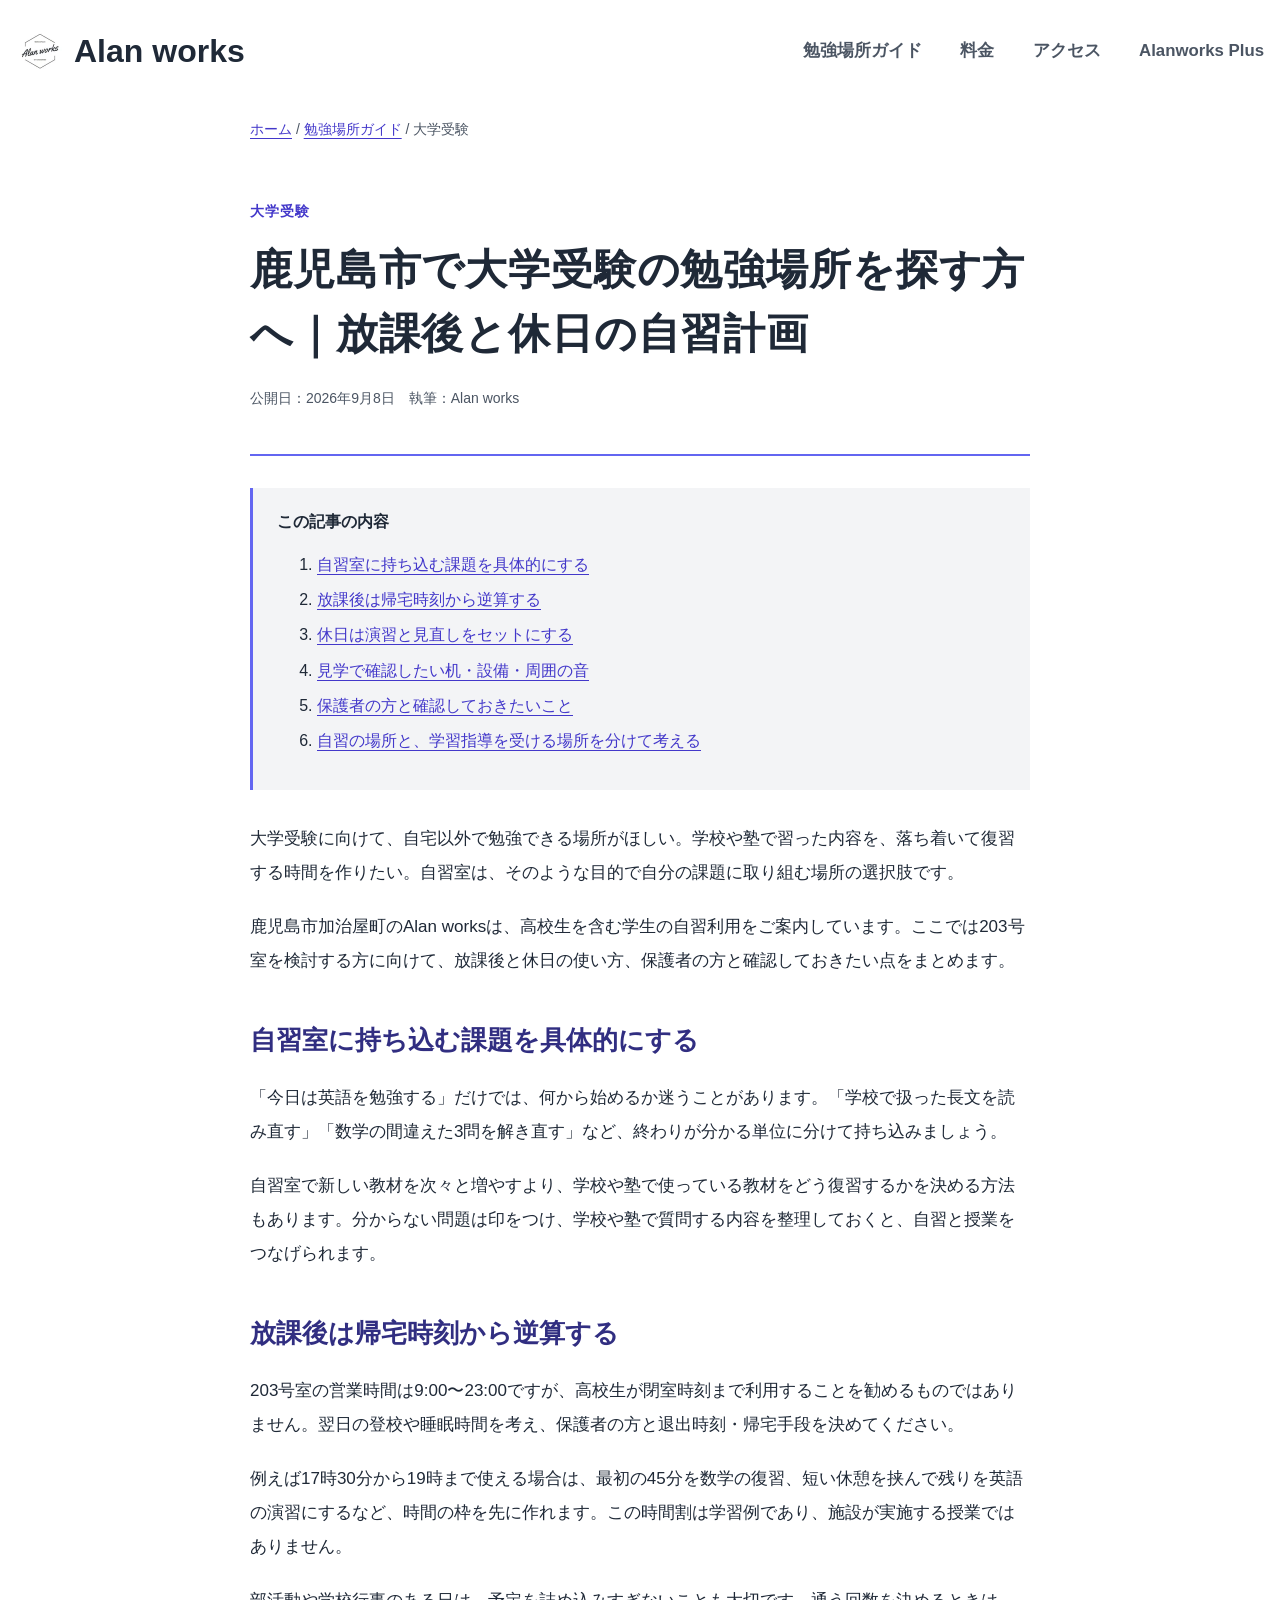
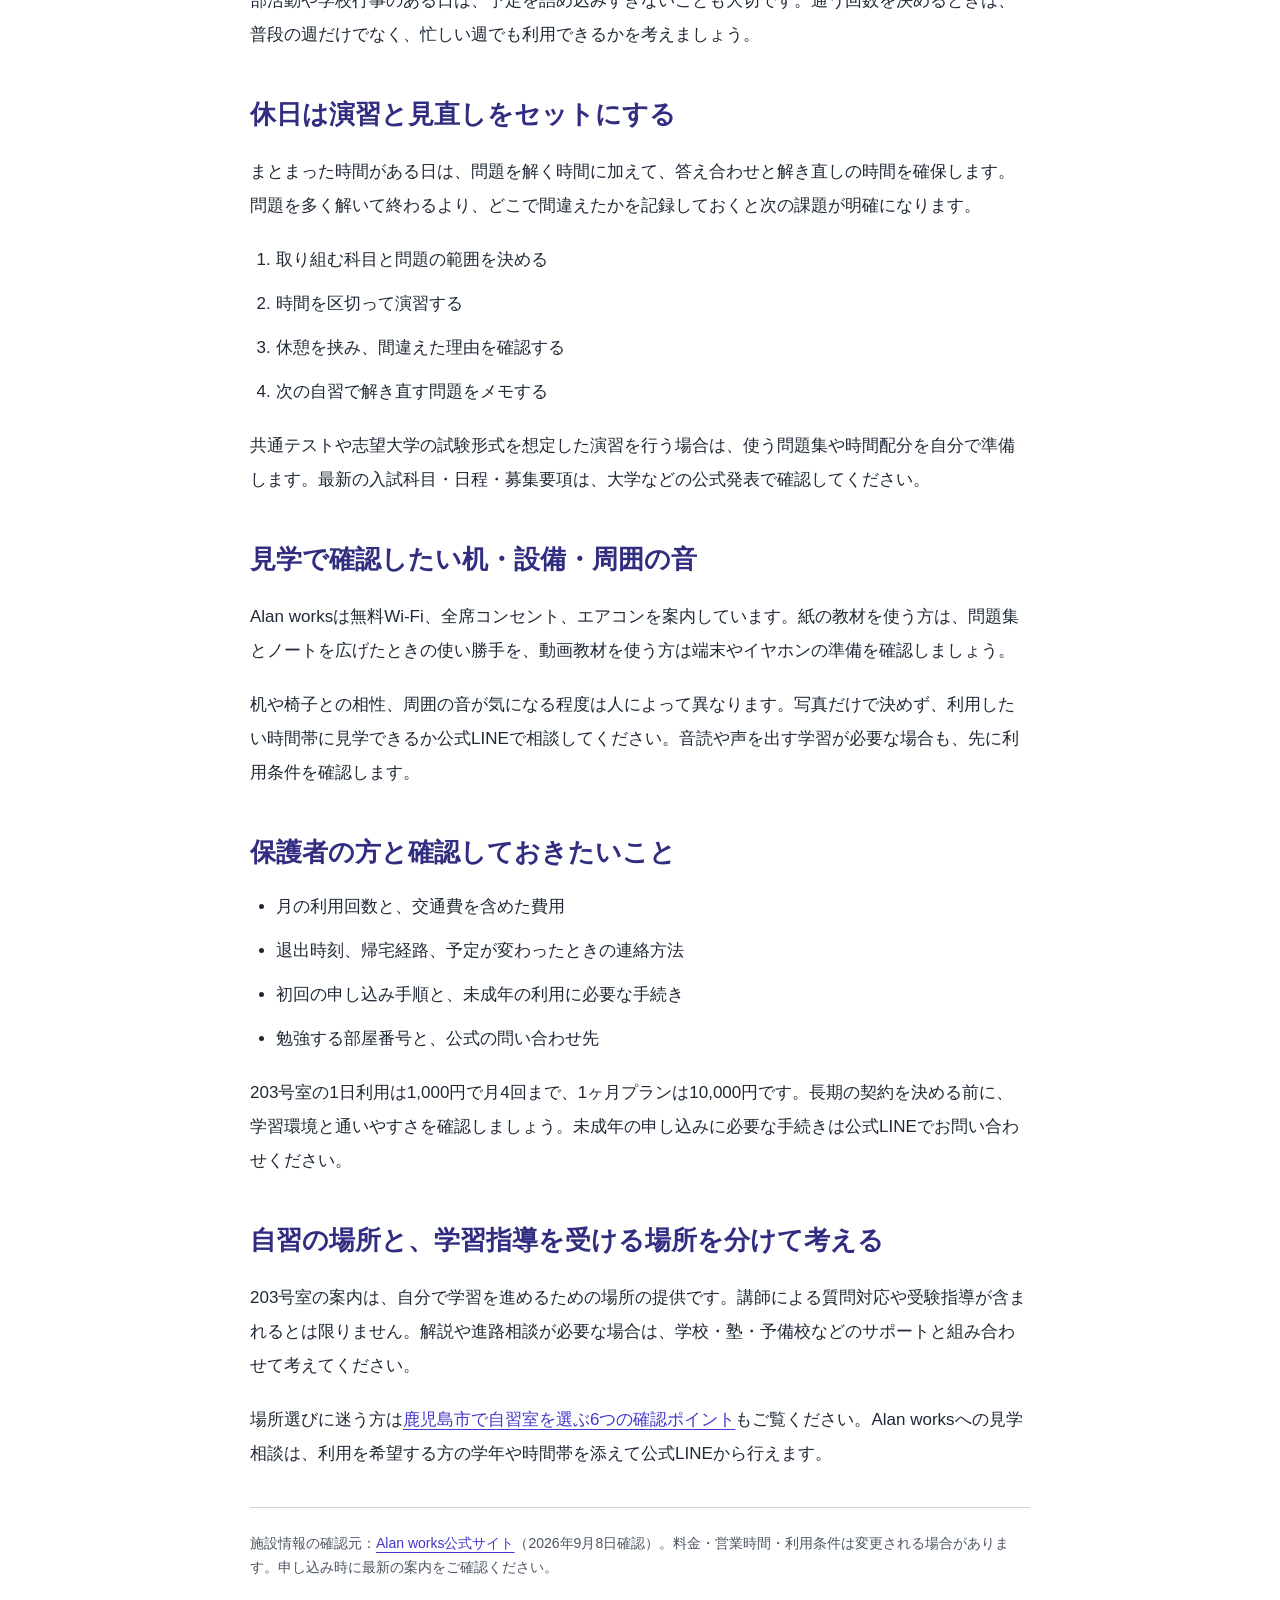
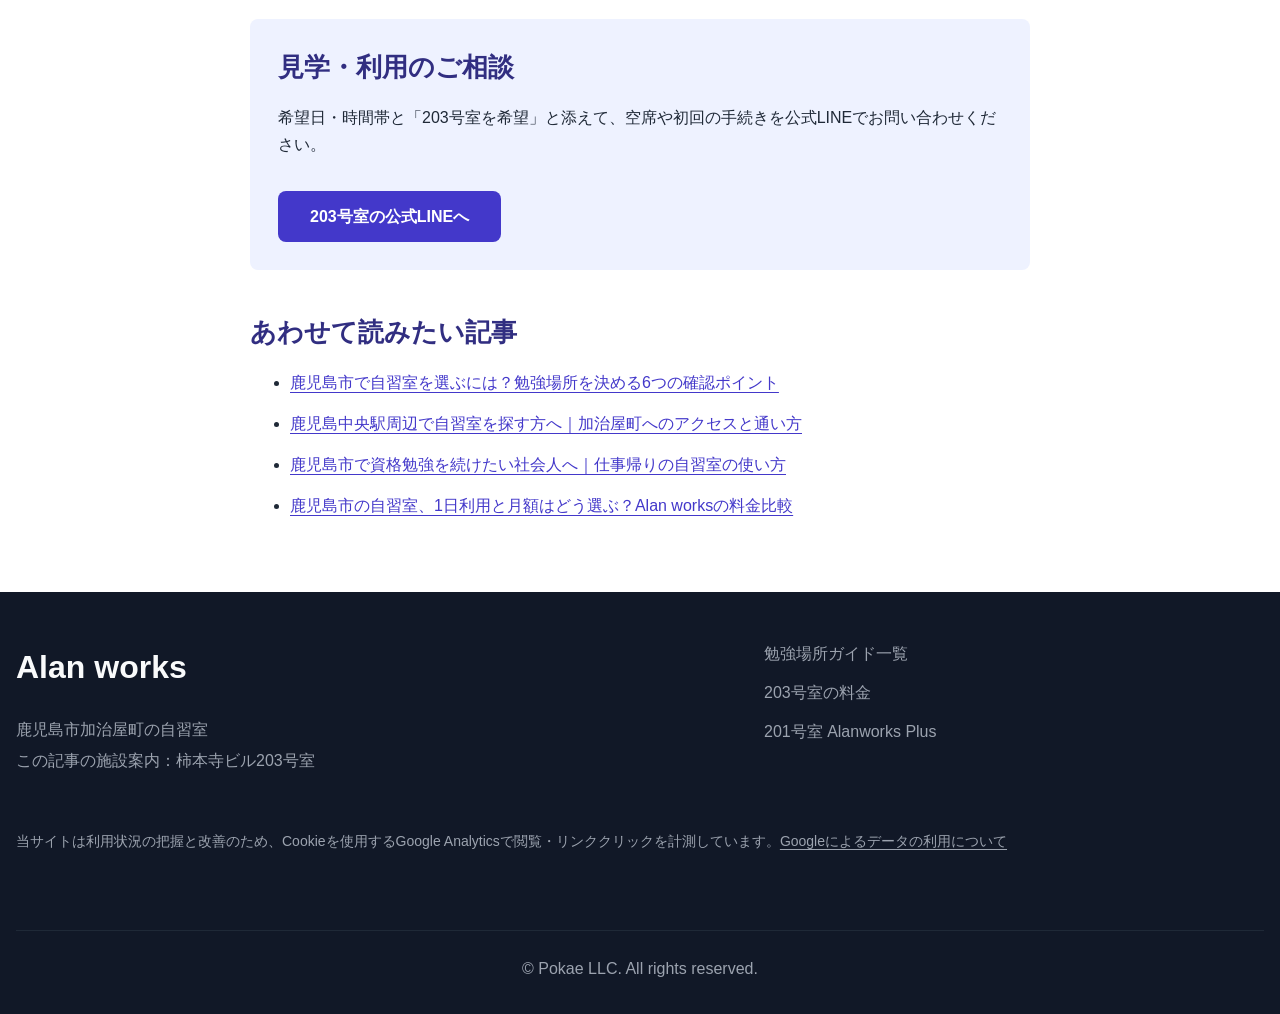
<file: articles/kagoshima-university-exam-study/index.html>
<!doctype html>
<html lang="ja"><head><meta charset="utf-8"><meta name="viewport" content="width=device-width, initial-scale=1"><title>鹿児島市で大学受験の勉強場所を探す方へ｜放課後と休日の自習計画 | Alan works</title><meta name="description" content="鹿児島市で大学受験に向けた自習室を探す高校生・保護者の方へ。放課後と休日の学習計画、見学で確認したい設備、帰宅時間と利用手続きをまとめました。"><link rel="canonical" href="https://alan-works.net/articles/kagoshima-university-exam-study/"><meta property="og:title" content="鹿児島市で大学受験の勉強場所を探す方へ｜放課後と休日の自習計画"><meta property="og:description" content="鹿児島市で大学受験に向けた自習室を探す高校生・保護者の方へ。放課後と休日の学習計画、見学で確認したい設備、帰宅時間と利用手続きをまとめました。"><meta property="og:url" content="https://alan-works.net/articles/kagoshima-university-exam-study/"><meta property="og:type" content="article"><meta property="og:site_name" content="Alan works"><meta property="og:locale" content="ja_JP"><link rel="icon" href="/assets/logo-96.webp"><link rel="stylesheet" href="/styles.css"><link rel="stylesheet" href="/articles/articles.css"><script type="application/ld+json">{"@context": "https://schema.org", "@graph": [{"@type": "BlogPosting", "headline": "鹿児島市で大学受験の勉強場所を探す方へ｜放課後と休日の自習計画", "description": "鹿児島市で大学受験に向けた自習室を探す高校生・保護者の方へ。放課後と休日の学習計画、見学で確認したい設備、帰宅時間と利用手続きをまとめました。", "url": "https://alan-works.net/articles/kagoshima-university-exam-study/", "mainEntityOfPage": "https://alan-works.net/articles/kagoshima-university-exam-study/", "datePublished": "2026-09-08T08:54:43+09:00", "dateModified": "2026-09-08T08:54:43+09:00", "inLanguage": "ja", "author": {"@type": "Organization", "name": "Alan works", "url": "https://alan-works.net/"}, "publisher": {"@type": "Organization", "name": "Alan works", "url": "https://alan-works.net/"}}, {"@type": "BreadcrumbList", "itemListElement": [{"@type": "ListItem", "position": 1, "name": "ホーム", "item": "https://alan-works.net/"}, {"@type": "ListItem", "position": 2, "name": "勉強場所ガイド", "item": "https://alan-works.net/articles/"}, {"@type": "ListItem", "position": 3, "name": "鹿児島市で大学受験の勉強場所を探す方へ｜放課後と休日の自習計画", "item": "https://alan-works.net/articles/kagoshima-university-exam-study/"}]}]}</script></head><body class="article-page"><a class="skip-link" href="#main">本文へ移動</a><header class="site-header"><a class="brand" href="/"><img src="/assets/logo-96.webp" alt="" width="48" height="48"><span>Alan works</span></a><nav class="nav" aria-label="メインメニュー"><a href="/articles/">勉強場所ガイド</a><a href="/#plan">料金</a><a href="/#access">アクセス</a><a href="https://plus.alan-works.net/">Alanworks Plus</a></nav></header><main id="main" class="article-shell"><nav class="breadcrumbs" aria-label="パンくず"><a href="/">ホーム</a><span aria-hidden="true"> / </span><a href="/articles/">勉強場所ガイド</a><span aria-hidden="true"> / </span><span>大学受験</span></nav><article><header class="article-heading"><p class="article-category">大学受験</p><h1>鹿児島市で大学受験の勉強場所を探す方へ｜放課後と休日の自習計画</h1><p class="article-meta">公開日：<time datetime="2026-09-08">2026年9月8日</time>　執筆：Alan works</p></header><nav class="article-toc" aria-label="目次"><p>この記事の内容</p><ol><li><a href="#section-1">自習室に持ち込む課題を具体的にする</a></li><li><a href="#section-2">放課後は帰宅時刻から逆算する</a></li><li><a href="#section-3">休日は演習と見直しをセットにする</a></li><li><a href="#section-4">見学で確認したい机・設備・周囲の音</a></li><li><a href="#section-5">保護者の方と確認しておきたいこと</a></li><li><a href="#section-6">自習の場所と、学習指導を受ける場所を分けて考える</a></li></ol></nav><div class="article-body">
<p>大学受験に向けて、自宅以外で勉強できる場所がほしい。学校や塾で習った内容を、落ち着いて復習する時間を作りたい。自習室は、そのような目的で自分の課題に取り組む場所の選択肢です。</p>
<p>鹿児島市加治屋町のAlan worksは、高校生を含む学生の自習利用をご案内しています。ここでは203号室を検討する方に向けて、放課後と休日の使い方、保護者の方と確認しておきたい点をまとめます。</p>
<h2 id="section-1">自習室に持ち込む課題を具体的にする</h2>
<p>「今日は英語を勉強する」だけでは、何から始めるか迷うことがあります。「学校で扱った長文を読み直す」「数学の間違えた3問を解き直す」など、終わりが分かる単位に分けて持ち込みましょう。</p>
<p>自習室で新しい教材を次々と増やすより、学校や塾で使っている教材をどう復習するかを決める方法もあります。分からない問題は印をつけ、学校や塾で質問する内容を整理しておくと、自習と授業をつなげられます。</p>
<h2 id="section-2">放課後は帰宅時刻から逆算する</h2>
<p>203号室の営業時間は9:00〜23:00ですが、高校生が閉室時刻まで利用することを勧めるものではありません。翌日の登校や睡眠時間を考え、保護者の方と退出時刻・帰宅手段を決めてください。</p>
<p>例えば17時30分から19時まで使える場合は、最初の45分を数学の復習、短い休憩を挟んで残りを英語の演習にするなど、時間の枠を先に作れます。この時間割は学習例であり、施設が実施する授業ではありません。</p>
<p>部活動や学校行事のある日は、予定を詰め込みすぎないことも大切です。通う回数を決めるときは、普段の週だけでなく、忙しい週でも利用できるかを考えましょう。</p>
<h2 id="section-3">休日は演習と見直しをセットにする</h2>
<p>まとまった時間がある日は、問題を解く時間に加えて、答え合わせと解き直しの時間を確保します。問題を多く解いて終わるより、どこで間違えたかを記録しておくと次の課題が明確になります。</p>
<ol><li>取り組む科目と問題の範囲を決める</li><li>時間を区切って演習する</li><li>休憩を挟み、間違えた理由を確認する</li><li>次の自習で解き直す問題をメモする</li></ol>
<p>共通テストや志望大学の試験形式を想定した演習を行う場合は、使う問題集や時間配分を自分で準備します。最新の入試科目・日程・募集要項は、大学などの公式発表で確認してください。</p>
<h2 id="section-4">見学で確認したい机・設備・周囲の音</h2>
<p>Alan worksは無料Wi-Fi、全席コンセント、エアコンを案内しています。紙の教材を使う方は、問題集とノートを広げたときの使い勝手を、動画教材を使う方は端末やイヤホンの準備を確認しましょう。</p>
<p>机や椅子との相性、周囲の音が気になる程度は人によって異なります。写真だけで決めず、利用したい時間帯に見学できるか公式LINEで相談してください。音読や声を出す学習が必要な場合も、先に利用条件を確認します。</p>
<h2 id="section-5">保護者の方と確認しておきたいこと</h2>
<ul><li>月の利用回数と、交通費を含めた費用</li><li>退出時刻、帰宅経路、予定が変わったときの連絡方法</li><li>初回の申し込み手順と、未成年の利用に必要な手続き</li><li>勉強する部屋番号と、公式の問い合わせ先</li></ul>
<p>203号室の1日利用は1,000円で月4回まで、1ヶ月プランは10,000円です。長期の契約を決める前に、学習環境と通いやすさを確認しましょう。未成年の申し込みに必要な手続きは公式LINEでお問い合わせください。</p>
<h2 id="section-6">自習の場所と、学習指導を受ける場所を分けて考える</h2>
<p>203号室の案内は、自分で学習を進めるための場所の提供です。講師による質問対応や受験指導が含まれるとは限りません。解説や進路相談が必要な場合は、学校・塾・予備校などのサポートと組み合わせて考えてください。</p>
<p>場所選びに迷う方は<a href="/articles/kagoshima-study-room-guide/">鹿児島市で自習室を選ぶ6つの確認ポイント</a>もご覧ください。Alan worksへの見学相談は、利用を希望する方の学年や時間帯を添えて公式LINEから行えます。</p>
</div><p class="article-source">施設情報の確認元：<a href="/#plan">Alan works公式サイト</a>（2026年9月8日確認）。料金・営業時間・利用条件は変更される場合があります。申し込み時に最新の案内をご確認ください。</p></article><aside class="article-cta" aria-label="お問い合わせ"><h2>見学・利用のご相談</h2><p>希望日・時間帯と「203号室を希望」と添えて、空席や初回の手続きを公式LINEでお問い合わせください。</p><a class="button" href="https://line.me/R/ti/p/@853xtldq?oat__id=674255" data-analytics-event="line_click" data-analytics-destination="article">203号室の公式LINEへ</a></aside><section class="article-related"><h2>あわせて読みたい記事</h2><ul><li><a href="/articles/kagoshima-study-room-guide/">鹿児島市で自習室を選ぶには？勉強場所を決める6つの確認ポイント</a></li><li><a href="/articles/kagoshima-chuo-study-room/">鹿児島中央駅周辺で自習室を探す方へ｜加治屋町へのアクセスと通い方</a></li><li><a href="/articles/kagoshima-qualification-study/">鹿児島市で資格勉強を続けたい社会人へ｜仕事帰りの自習室の使い方</a></li><li><a href="/articles/kagoshima-study-room-price/">鹿児島市の自習室、1日利用と月額はどう選ぶ？Alan worksの料金比較</a></li></ul></section></main><footer class="footer"><div><a class="brand brand--footer" href="/">Alan works</a><p>鹿児島市加治屋町の自習室</p><p>この記事の施設案内：柿本寺ビル203号室</p></div><nav aria-label="フッターメニュー"><a href="/articles/">勉強場所ガイド一覧</a><a href="/#plan">203号室の料金</a><a href="https://plus.alan-works.net/">201号室 Alanworks Plus</a></nav><p class="analytics-notice">当サイトは利用状況の把握と改善のため、Cookieを使用するGoogle Analyticsで閲覧・リンククリックを計測しています。<a href="https://policies.google.com/technologies/partner-sites?hl=ja">Googleによるデータの利用について</a></p><p class="copyright">© Pokae LLC. All rights reserved.</p></footer><script defer src="/assets/analytics.js" data-ga-id="G-P9EVTXMH6V"></script></body></html>
</file>
<file: styles.css>
:root {
  color-scheme: light;
  --indigo: #6366f1;
  --indigo-dark: #4f46e5;
  --text: #1f2937;
  --muted: #6b7280;
  --soft: #f3f4f6;
  --footer: #111827;
}

* {
  box-sizing: border-box;
}

html {
  scroll-behavior: smooth;
}

body {
  margin: 0;
  color: var(--text);
  font-family: -apple-system, BlinkMacSystemFont, "Segoe UI", sans-serif;
  line-height: 1.7;
  background: #fff;
}

a {
  color: inherit;
  text-decoration: none;
}

img {
  display: block;
  max-width: 100%;
}

.site-header,
.section,
.footer {
  width: min(100% - 32px, 1280px);
  margin: 0 auto;
}

.site-header {
  display: flex;
  align-items: center;
  justify-content: space-between;
  gap: 24px;
  padding: 24px 0;
}

.brand {
  display: inline-flex;
  align-items: center;
  gap: 10px;
  font-size: clamp(1.45rem, 3vw, 2rem);
  font-weight: 800;
  white-space: nowrap;
}

.brand img {
  width: 48px;
  height: 48px;
  object-fit: contain;
}

.brand picture {
  display: block;
  flex: 0 0 auto;
}

.nav {
  display: flex;
  align-items: center;
  gap: clamp(16px, 3vw, 40px);
  color: #4b5563;
  font-size: 1.05rem;
  font-weight: 700;
}

.nav a:hover,
.footer a:hover {
  color: var(--indigo);
}

.hero {
  position: relative;
  width: min(100% - 32px, 1536px);
  min-height: min(620px, calc(100vh - 144px));
  margin: 0 auto 56px;
  overflow: hidden;
  border-radius: 8px;
  display: grid;
  place-items: center;
  box-shadow: 0 18px 36px rgba(31, 41, 55, 0.16);
}

.hero > picture {
  position: absolute;
  inset: 0;
  width: 100%;
  height: 100%;
}

.hero > picture img {
  width: 100%;
  height: 100%;
  object-fit: cover;
}

.hero__overlay {
  position: absolute;
  inset: 0;
  background: linear-gradient(90deg, rgba(244, 114, 182, 0.68), rgba(45, 212, 191, 0.62));
}

.hero__content {
  position: relative;
  max-width: 920px;
  padding: 32px 20px;
  color: #fff;
  text-align: center;
}

.hero h1 {
  margin: 0 0 24px;
  font-size: clamp(2.6rem, 7vw, 5.5rem);
  line-height: 1.08;
  letter-spacing: 0;
}

.hero p {
  margin: 0;
  color: #e0e7ff;
  font-size: clamp(1.1rem, 2.2vw, 1.45rem);
}

.section {
  padding: 56px 0;
}

.about {
  display: grid;
  grid-template-columns: 0.9fr 1.35fr;
  overflow: hidden;
  padding: 0;
  border-radius: 8px;
  background: #e5e7eb;
}

.about__image picture {
  display: block;
  height: 100%;
}

.about__image img {
  width: 100%;
  height: 100%;
  min-height: 320px;
  object-fit: cover;
}

.about__text {
  padding: clamp(24px, 5vw, 56px);
}

h2 {
  margin: 0 0 16px;
  color: var(--indigo);
  font-size: clamp(1.75rem, 4vw, 2.5rem);
  line-height: 1.2;
}

.section-heading {
  margin-bottom: 36px;
  text-align: center;
}

.section-heading p,
.lead,
.contact p {
  color: var(--muted);
  font-size: 1.08rem;
}

.lead {
  max-width: 860px;
  margin: -16px auto 32px;
  text-align: center;
}

.benefit-grid {
  display: grid;
  grid-template-columns: repeat(3, minmax(0, 1fr));
  gap: 28px;
}

.benefit-grid article {
  position: relative;
  min-height: 190px;
  padding: 36px 24px 24px;
  border-radius: 8px;
  background: var(--soft);
}

.benefit-grid span {
  position: absolute;
  top: -16px;
  left: 20px;
  display: inline-grid;
  place-items: center;
  min-width: 56px;
  height: 32px;
  padding: 0 12px;
  border-radius: 999px;
  color: #fff;
  background: var(--indigo);
  font-size: 0.78rem;
  font-weight: 800;
}

.benefit-grid h3 {
  margin: 0 0 10px;
  color: var(--indigo);
  font-size: 1.25rem;
}

.benefit-grid p {
  margin: 0;
  color: var(--muted);
}

.gallery {
  display: grid;
  grid-template-columns: repeat(3, minmax(0, 1fr));
  gap: 24px;
}

.gallery figure {
  position: relative;
  height: 320px;
  margin: 0;
  overflow: hidden;
  border-radius: 8px;
  background: var(--soft);
  box-shadow: 0 12px 24px rgba(31, 41, 55, 0.12);
}

.gallery .wide {
  grid-column: span 2;
}

.gallery img {
  width: 100%;
  height: 100%;
  object-fit: cover;
  transition: transform 0.24s ease;
}

.gallery picture {
  display: block;
  height: 100%;
}

.gallery figure:hover img {
  transform: scale(1.05);
}

.gallery figcaption {
  position: absolute;
  inset: auto 0 0;
  padding: 48px 20px 18px;
  color: #fff;
  font-size: 1.1rem;
  background: linear-gradient(0deg, rgba(17, 24, 39, 0.75), rgba(17, 24, 39, 0));
}

.plan {
  max-width: 1120px;
}

.plan-grid {
  display: grid;
  grid-template-columns: repeat(4, minmax(0, 1fr));
  margin-bottom: 24px;
}

.plan-grid div {
  display: grid;
  gap: 2px;
  justify-items: center;
  padding: 22px 18px;
  border-right: 1px solid #e5e7eb;
}

.plan-grid div:last-child {
  border-right: 0;
}

.plan-grid strong {
  color: var(--indigo);
  font-size: clamp(1.65rem, 3vw, 2.25rem);
  line-height: 1.2;
}

.plan-grid span {
  font-weight: 800;
}

.note {
  max-width: 920px;
  margin: 6px auto 0;
  color: #374151;
}

.plus-cta {
  display: flex;
  align-items: center;
  justify-content: space-between;
  gap: 40px;
  margin-block: 36px 56px;
  padding: clamp(32px, 5vw, 56px);
  border-radius: 12px;
  color: #f9fafb;
  background: linear-gradient(135deg, #103426, #1d4b38);
}

.plus-cta h2 {
  max-width: 720px;
  margin-top: 10px;
  color: #fff;
}

.plus-cta p {
  max-width: 760px;
  margin-bottom: 0;
  color: #dbe7df;
}

.plus-cta__label {
  color: #c7db77;
  font-size: 0.78rem;
  font-weight: 800;
  letter-spacing: 0.16em;
}

.plus-cta .button {
  flex: 0 0 auto;
  margin-top: 0;
  color: #103426;
  background: #c7db77;
}

.access {
  display: grid;
  grid-template-columns: minmax(0, 0.9fr) minmax(0, 1.1fr);
  gap: 36px;
  align-items: stretch;
}

.access__text {
  display: flex;
  flex-direction: column;
  justify-content: center;
}

.access h3 {
  margin: 18px 0 0;
  color: var(--indigo);
  font-size: 1.35rem;
}

.access p {
  margin: 4px 0;
}

.access iframe {
  width: 100%;
  min-height: 480px;
  border: 0;
  border-radius: 8px;
  box-shadow: 0 12px 24px rgba(31, 41, 55, 0.12);
}

.contact {
  display: grid;
  justify-items: center;
  gap: 12px;
  padding: 56px 16px 72px;
  text-align: center;
}

.button {
  display: inline-flex;
  align-items: center;
  justify-content: center;
  min-height: 48px;
  margin-top: 16px;
  padding: 12px 32px;
  border-radius: 8px;
  color: #fff;
  background: var(--indigo);
  font-weight: 800;
}

.button:hover {
  background: var(--indigo-dark);
}

.footer {
  display: grid;
  grid-template-columns: 1.4fr 1fr;
  gap: 48px;
  width: 100%;
  max-width: none;
  margin-top: 0;
  padding: 48px max(16px, calc((100vw - 1280px) / 2)) 28px;
  color: #d1d5db;
  background: var(--footer);
}

.brand--footer {
  margin-bottom: 18px;
  color: #f9fafb;
}

.brand--footer img {
  width: 40px;
  height: 40px;
}

.brand--footer picture {
  display: block;
}

.footer p {
  margin: 4px 0;
  color: #9ca3af;
}

.footer nav {
  display: grid;
  align-content: start;
  gap: 12px;
  color: #9ca3af;
}

.social {
  display: flex;
  gap: 16px;
  margin-top: 18px;
}

.copyright {
  grid-column: 1 / -1;
  margin-top: 24px !important;
  padding-top: 24px;
  border-top: 1px solid #1f2937;
  text-align: center;
}

@media (max-width: 900px) {
  .site-header {
    align-items: flex-start;
    flex-direction: column;
  }

  .nav {
    width: 100%;
    gap: 12px 18px;
    flex-wrap: wrap;
    font-size: 0.98rem;
  }

  .about,
  .access,
  .footer,
  .plus-cta {
    grid-template-columns: 1fr;
  }

  .plus-cta {
    align-items: flex-start;
    flex-direction: column;
  }

  .benefit-grid {
    grid-template-columns: repeat(2, minmax(0, 1fr));
  }

  .plan-grid {
    grid-template-columns: repeat(2, minmax(0, 1fr));
  }

  .plan-grid div:nth-child(2) {
    border-right: 0;
  }

  .gallery {
    grid-template-columns: repeat(2, minmax(0, 1fr));
  }

  .gallery .wide {
    grid-column: span 1;
  }
}

@media (max-width: 620px) {
  .hero {
    min-height: 460px;
    margin-bottom: 36px;
  }

  .section {
    padding: 42px 0;
  }

  .about {
    width: min(100% - 32px, 1280px);
  }

  .benefit-grid,
  .gallery,
  .plan-grid {
    grid-template-columns: 1fr;
  }

  .plan-grid div {
    border-right: 0;
    border-bottom: 1px solid #e5e7eb;
  }

  .plan-grid div:last-child {
    border-bottom: 0;
  }

  .gallery figure {
    height: 240px;
  }
}

.study-guides ul { max-width: 920px; margin: 0 auto; padding-left: 24px; }
.study-guides li { margin: 16px 0; }
.study-guides li a { color: #4338ca; text-decoration: underline; text-underline-offset: 4px; }
.study-guides > .button { display: flex; width: fit-content; margin: 28px auto 0; }
.site-header .nav { flex-wrap: wrap; }

.analytics-notice { grid-column: 1 / -1; font-size: .875rem; }
.analytics-notice a { text-decoration: underline; text-underline-offset: 3px; }
</file>
<file: articles/articles.css>
.article-page { overflow-wrap: anywhere; }
.article-page .site-header { flex-wrap: wrap; }
.article-shell { width: min(100% - 32px, 780px); margin: 16px auto 72px; }
.article-index { max-width: 960px; width: min(100% - 32px, 960px); }
.breadcrumbs { font-size: .875rem; color: #4b5563; margin-bottom: 32px; }
.breadcrumbs a, .article-body a, .article-source a, .article-related a, .article-toc a { color: #4338ca; text-decoration: underline; text-underline-offset: 4px; }
.article-heading { padding: 12px 0 28px; border-bottom: 2px solid #6366f1; }
.article-heading h1 { font-size: clamp(1.8rem, 4.5vw, 2.65rem); line-height: 1.5; margin: 12px 0 20px; letter-spacing: .02em; }
.article-heading > p:last-child { line-height: 1.9; }
.article-category { color: #4338ca; font-size: .875rem; font-weight: 700; letter-spacing: .08em; }
.article-meta, .article-source { font-size: .875rem; color: #4b5563; }
.article-toc { background: #f3f4f6; border-left: 3px solid #6366f1; padding: 20px 24px; margin: 32px 0; }
.article-toc p { margin: 0; font-weight: 700; }
.article-toc li { margin: 8px 0; }
.article-body { font-size: 1.0625rem; line-height: 2; }
.article-body p { margin: 20px 0; }
.article-body h2, .article-related h2, .article-cta h2 { color: #312e81; font-size: clamp(1.3rem, 3vw, 1.6rem); line-height: 1.6; margin: 42px 0 16px; scroll-margin-top: 24px; }
.article-body ul, .article-body ol { padding-left: 1.5em; }
.article-body li { margin: 10px 0; }
.table-scroll { overflow-x: auto; margin: 24px 0; }
table { border-collapse: collapse; width: 100%; font-size: 1rem; }
caption { text-align: left; font-weight: 700; margin-bottom: 12px; }
th, td { text-align: left; padding: 12px; border: 1px solid #d1d5db; min-width: 88px; }
thead { background: #eef2ff; }
.article-source { border-top: 1px solid #d1d5db; padding-top: 24px; margin-top: 36px; }
.article-cta { background: #eef2ff; padding: 28px; margin: 40px 0; border-radius: 8px; }
.article-cta h2 { margin-top: 0; }
.article-cta .button { background: #4338ca; }
.article-cta .button:hover { background: #312e81; }
.article-related li { margin: 14px 0; }
.article-list { list-style: none; padding: 0; margin: 32px 0; display: grid; gap: 0; }
.article-list > li { padding: 28px 0; border-bottom: 1px solid #d1d5db; }
.article-list h2 { font-size: 1.4rem; color: #312e81; line-height: 1.6; }
.article-list h2 a { text-decoration: underline; text-underline-offset: 4px; }
.journal-image { width: 100%; height: auto; max-height: 380px; object-fit: cover; border-radius: 8px; margin-top: 32px; }
.skip-link { position: absolute; top: -100px; left: 16px; padding: 12px; background: white; color: #312e81; z-index: 10; }
.skip-link:focus { top: 8px; }
.article-page a:focus-visible { outline: 3px solid #4338ca; outline-offset: 4px; }
@media (max-width: 620px) { .article-toc, .article-cta { padding: 20px; } th, td { padding: 10px; } .article-heading h1 { font-size: 1.8rem; } }
</file>
